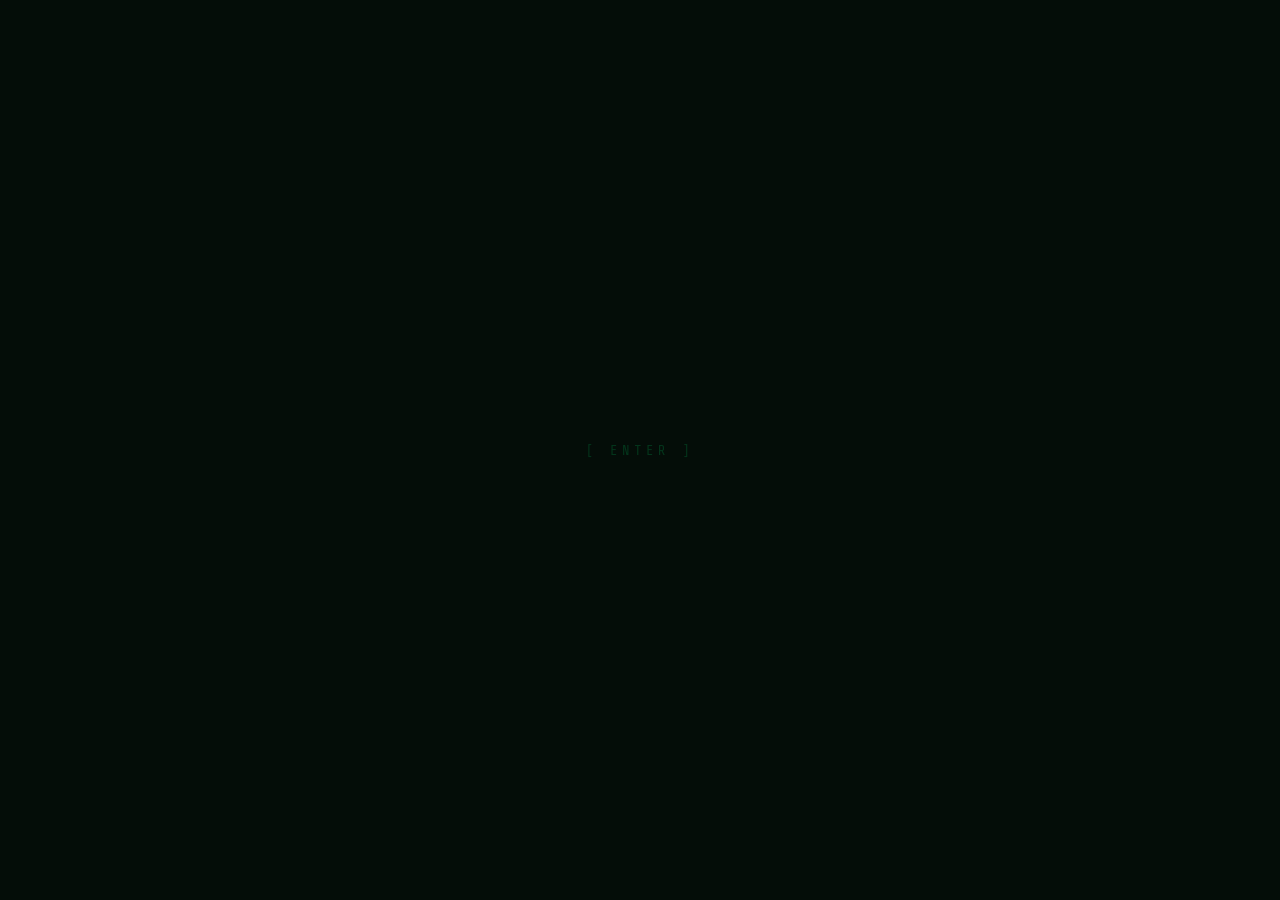
<file: index.html>
<!DOCTYPE html>
<html lang="en">
<head>
<meta charset="UTF-8"/>
<meta name="viewport" content="width=device-width, initial-scale=1.0"/>
<title>WELCOME, PILOT!</title>
<link href="https://fonts.googleapis.com/css2?family=Share+Tech+Mono&family=VT323&display=swap" rel="stylesheet"/>
<style>
/* =========БАЗОВЫЕ СТИЛИ========== */
*,*::before,*::after{box-sizing:border-box;margin:0;padding:0}

:root{
  --g:#00ff88;
  --g2:#00ffcc;
  --b:#00ccff;
  --b2:#0088ff;
  --dim:#00aa55;
  --dimmer:#005533;
  --bg:#040d08;
  --bg2:#071410;
  --panel:#081a10;
  --border:#00ff8844;
  --border2:#00ccff33;
  --red:#ff2244;
  --yellow:#ffcc00;
}

html{scroll-behavior:smooth}

body{
  background:var(--bg);
  color:var(--g);
  font-family:'Share Tech Mono',monospace;
  font-size:13px;
  overflow:hidden;
  cursor:crosshair;
  min-height:100vh;
  display:flex;
  align-items:center;
  justify-content:center;
}

/* SCANLINES overlay */
body::before{
  content:'';
  position:fixed;
  inset:0;
  z-index:9999;
  pointer-events:none;
  background:repeating-linear-gradient(
    to bottom,
    transparent 0px,
    transparent 2px,
    rgba(0,0,0,0.18) 2px,
    rgba(0,0,0,0.18) 4px
  );
}

/* CRT vignette */
body::after{
  content:'';
  position:fixed;
  inset:0;
  z-index:9998;
  pointer-events:none;
  background:radial-gradient(ellipse at center,transparent 55%,rgba(0,0,0,0.7) 100%);
}

/* NOISE texture */
.noise{
  position:fixed;
  inset:0;
  z-index:9997;
  pointer-events:none;
  opacity:0.03;
  background-image:url("data:image/svg+xml,%3Csvg viewBox='0 0 256 256' xmlns='http://www.w3.org/2000/svg'%3E%3Cfilter id='n'%3E%3CfeTurbulence type='fractalNoise' baseFrequency='0.9' numOctaves='4' stitchTiles='stitch'/%3E%3C/filter%3E%3Crect width='100%25' height='100%25' filter='url(%23n)'/%3E%3C/svg%3E");
  animation:noiseAnim 0.15s steps(1) infinite;
}

@keyframes noiseAnim{
  0%{transform:translate(0,0)}
  20%{transform:translate(-2px,1px)}
  40%{transform:translate(1px,-1px)}
  60%{transform:translate(-1px,2px)}
  80%{transform:translate(2px,-2px)}
  100%{transform:translate(0,0)}
}

/* ГЛИТЧ-АНИМАЦИИ */
@keyframes glitch1{
  0%,94%,100%{transform:none;opacity:1}
  95%{transform:translate(-3px,0) skewX(-2deg);opacity:0.8;color:var(--b)}
  97%{transform:translate(3px,0);color:var(--red)}
  99%{transform:translate(-1px,1px);opacity:0.9}
}

@keyframes glitch2{
  0%,89%,100%{transform:none;opacity:1}
  90%{transform:translate(4px,-2px);opacity:0.7}
  92%{transform:translate(-2px,1px);opacity:0.9}
  95%{transform:skewX(5deg) translate(2px);opacity:0.6}
  98%{transform:none}
}

@keyframes glitch3{
  0%,96%,100%{opacity:1;transform:none}
  97%{opacity:0.3;transform:translate(6px,0)}
  98%{opacity:0.8;transform:translate(-4px,0)}
  99%{opacity:0.5;transform:skewX(-4deg)}
}

@keyframes blink{0%,49%{opacity:1}50%,100%{opacity:0}}
@keyframes flicker{0%,100%{opacity:1}49%{opacity:1}50%{opacity:0.7}51%{opacity:1}88%{opacity:1}89%{opacity:0.4}90%{opacity:1}}
@keyframes textIn{from{opacity:0;letter-spacing:0.5em}to{opacity:1;letter-spacing:inherit}}

/* ========== ШЕСТЕРЁНКА (МЕНЬШЕГО РАЗМЕРА) ========== */
.boot-gear {
  position: absolute;
  top: 50%;
  left: 50%;
  transform: translate(-50%, -50%);
  width: 85px;
  height: 85px;
  z-index: 100;
  
  font-family: 'VT323', monospace;
  font-size: 85px;
  font-weight: bold;
  text-align: center;
  line-height: 1;
  display: flex;
  align-items: center;
  justify-content: center;
  
  background: linear-gradient(135deg, #00cc66 0%, #00ff88 25%, #00ccff 70%, #0088cc 100%);
  -webkit-background-clip: text;
  background-clip: text;
  color: transparent;
  
  text-shadow: 0 0 6px rgba(0, 255, 136, 0.4), 0 0 12px rgba(0, 204, 255, 0.25);
  filter: drop-shadow(0 0 4px rgba(0, 200, 100, 0.3));
  
  transition: none;
  
  /* Только появление, без вращения */
  opacity: 0;
  animation: gearAppear 0.8s ease forwards;
}

@keyframes gearAppear {
  0% { opacity: 0; transform: translate(-50%, -50%) scale(0.8); }
  100% { opacity: 1; transform: translate(-50%, -50%) scale(1); }
}

/* Класс для подъёма (добавляется через JS) */
.boot-gear.move-up {
  animation: gearMoveUp 0.8s ease forwards;
}

@keyframes gearMoveUp {
  0% { top: 50%; transform: translate(-50%, -50%); opacity: 1; }
  100% { top: 18%; transform: translate(-50%, -50%); opacity: 1; }
}

/* Отдельный класс для вращения (добавляется после подъёма) */
.boot-gear.spin {
  top: 18%;
  animation: bootRustyGearSpin 8s infinite cubic-bezier(0.8, 0.2, 0.2, 0.8);
}

/* Ржавый слой поверх */
.boot-gear::before {
  content: '⛭';
  position: absolute;
  top: 0;
  left: 0;
  width: 100%;
  height: 100%;
  font-family: 'VT323', monospace;
  font-size: 85px;
  font-weight: bold;
  text-align: center;
  line-height: 1;
  display: flex;
  align-items: center;
  justify-content: center;
  background: linear-gradient(135deg, #00cc66 0%, #00ff88 25%, #00ccff 70%, #0088cc 100%);
  -webkit-background-clip: text;
  background-clip: text;
  color: transparent;
  opacity: 0.25;
  filter: blur(0.8px);
  pointer-events: none;
  animation: bootRustOverlay 12s infinite;
}

/* Глитч-слой */
.boot-gear::after {
  content: '⛭';
  position: absolute;
  top: 0;
  left: 0;
  width: 100%;
  height: 100%;
  font-family: 'VT323', monospace;
  font-size: 85px;
  font-weight: bold;
  text-align: center;
  line-height: 1;
  display: flex;
  align-items: center;
  justify-content: center;
  background: linear-gradient(135deg, #00ffcc 0%, #00ff88 50%, #00ccff 100%);
  -webkit-background-clip: text;
  background-clip: text;
  color: transparent;
  opacity: 0;
  pointer-events: none;
  animation: bootGearGlitchOverlay 5s infinite;
}

/* ========== АНИМАЦИИ ДЛЯ ШЕСТЕРЁНКИ ========== */
@keyframes bootRustyGearSpin {
  0%, 10% { transform: translate(-50%, -50%) rotate(0deg); }
  12% { transform: translate(-50%, -50%) rotate(0deg); }
  14% { transform: translate(-50%, -50%) rotate(8deg); }
  16% { transform: translate(-50%, -50%) rotate(0deg); }
  18%, 22% { transform: translate(-50%, -50%) rotate(0deg); }
  24% { transform: translate(-50%, -50%) rotate(0deg); }
  26% { transform: translate(-50%, -50%) rotate(12deg); }
  28% { transform: translate(-50%, -50%) rotate(4deg); }
  30% { transform: translate(-50%, -50%) rotate(0deg); }
  32%, 40% { transform: translate(-50%, -50%) rotate(0deg); }
  42% { transform: translate(-50%, -50%) rotate(0deg); }
  44% { transform: translate(-50%, -50%) rotate(12deg); }
  46% { transform: translate(-50%, -50%) rotate(18deg); }
  48% { transform: translate(-50%, -50%) rotate(6deg); }
  50% { transform: translate(-50%, -50%) rotate(0deg); }
  52%, 70% { transform: translate(-50%, -50%) rotate(0deg); }
  72% { transform: translate(-50%, -50%) rotate(0deg); }
  74% { transform: translate(-50%, -50%) rotate(15deg); }
  76% { transform: translate(-50%, -50%) rotate(25deg); }
  78% { transform: translate(-50%, -50%) rotate(10deg); }
  80% { transform: translate(-50%, -50%) rotate(0deg); }
  82%, 90% { transform: translate(-50%, -50%) rotate(0deg); }
  92% { transform: translate(-50%, -50%) rotate(0deg); }
  94% { transform: translate(-50%, -50%) rotate(15deg); }
  96% { transform: translate(-50%, -50%) rotate(30deg); }
  98% { transform: translate(-50%, -50%) rotate(20deg); }
  100% { transform: translate(-50%, -50%) rotate(30deg); }
}

@keyframes bootRustOverlay {
  0%, 100% { opacity: 0.25; filter: blur(0.8px); }
  20% { opacity: 0.35; filter: blur(1px); }
  40% { opacity: 0.2; filter: blur(0.5px); }
  60% { opacity: 0.4; filter: blur(1.2px); }
  80% { opacity: 0.2; filter: blur(0.6px); }
}

@keyframes bootGearGlitchOverlay {
  0%, 100% { opacity: 0; transform: translateX(0); }
  8% { opacity: 0.5; transform: translateX(-1.5px); }
  9% { opacity: 0; transform: translateX(1.5px); }
  15% { opacity: 0; }
  22% { opacity: 0.4; transform: translateX(-1px); }
  23% { opacity: 0; transform: translateX(1px); }
  45% { opacity: 0; }
  68% { opacity: 0.3; transform: translateX(-0.5px); }
  69% { opacity: 0; transform: translateX(0.5px); }
  85% { opacity: 0; }
  92% { opacity: 0.5; transform: translateX(-2px); }
  93% { opacity: 0; transform: translateX(2px); }
}

.boot-gear.glitch-instant {
  animation: bootGearInstantGlitch 0.2s steps(3);
}

@keyframes bootGearInstantGlitch {
  0% { transform: translate(-50%, -50%) translateX(0) rotate(0deg); }
  25% { transform: translate(-50%, -50%) translateX(-4px) rotate(5deg); }
  50% { transform: translate(-50%, -50%) translateX(4px) rotate(-4deg); }
  75% { transform: translate(-50%, -50%) translateX(-2px) rotate(2deg); }
  100% { transform: translate(-50%, -50%) translateX(0) rotate(0deg); }
}

/* ========== ЛОГОТИП SOCA (появление с ТВ-помехами) ========== */
.boot-logo {
  position: absolute;
  top: 34%;
  left: 50%;
  transform: translate(-50%, -50%);
  z-index: 101;
  opacity: 0;
  visibility: hidden;
  text-align: center;
}

.boot-logo.show {
  visibility: visible;
  animation: tvStaticAppear 1.2s ease-out forwards;
}

/* ТЕЛЕВИЗИОННОЕ ПОЯВЛЕНИЕ - с помехами, рябью, сдвигами */
@keyframes tvStaticAppear {
  /* Начало - полная невидимость */
  0% { 
    opacity: 0; 
    transform: translate(-50%, -50%) scale(0.95);
    filter: blur(8px);
  }
  
  /* Первая вспышка (помеха) */
  5% { 
    opacity: 0.6; 
    transform: translate(-50%, -50%) scale(1.02) translateX(-4px);
    filter: blur(2px);
  }
  
  /* Пропадание */
  8% { 
    opacity: 0; 
    transform: translate(-50%, -50%) scale(0.98) translateX(3px);
  }
  
  /* Вторая вспышка */
  12% { 
    opacity: 0.8; 
    transform: translate(-50%, -50%) scale(1.01) translateX(2px);
    filter: blur(1px);
  }
  
  /* Рябь */
  15% { 
    opacity: 0.3; 
    transform: translate(-50%, -50%) translateY(-3px);
  }
  
  /* Мерцание */
  18% { 
    opacity: 0.9; 
    transform: translate(-50%, -50%) scale(1);
  }
  
  /* Горизонтальный сдвиг (развёртка) */
  22% { 
    opacity: 0.5; 
    transform: translate(-50%, -50%) skewX(5deg) translateX(-5px);
    filter: blur(0.5px);
  }
  
  25% { 
    opacity: 0.95; 
    transform: translate(-50%, -50%) skewX(-3deg) translateX(3px);
  }
  
  /* Ещё одна помеха */
  30% { 
    opacity: 0.4; 
    transform: translate(-50%, -50%) scale(0.97) translateY(2px);
    filter: blur(1px);
  }
  
  /* Почти стабилизировалась */
  35% { 
    opacity: 0.9; 
    transform: translate(-50%, -50%) scale(1);
  }
  
  /* Последний глитч */
  40% { 
    opacity: 0.6; 
    transform: translate(-50%, -50%) translateX(-2px);
  }
  
  45% { 
    opacity: 1; 
    transform: translate(-50%, -50%) translateX(0);
  }
  
  /* Финальная стабилизация */
  100% { 
    opacity: 1; 
    transform: translate(-50%, -50%) scale(1);
    filter: blur(0);
  }
}

@keyframes tvScanlines {
  0% { 
    opacity: 0;
    transform: translateY(-100%);
  }
  10% { 
    opacity: 1;
    transform: translateY(-80%);
  }
  30% { 
    opacity: 0.8;
    transform: translateY(-40%);
  }
  50% { 
    opacity: 0.5;
    transform: translateY(0%);
  }
  70% { 
    opacity: 0.3;
    transform: translateY(20%);
  }
  100% { 
    opacity: 0;
    transform: translateY(100%);
    display: none;
  }
}

@keyframes tvSweep {
  0% { 
    top: -10%;
    opacity: 0;
  }
  20% { 
    top: 20%;
    opacity: 0.8;
  }
  40% { 
    top: 50%;
    opacity: 0.6;
  }
  60% { 
    top: 70%;
    opacity: 0.4;
  }
  80% { 
    top: 90%;
    opacity: 0.2;
  }
  100% { 
    top: 110%;
    opacity: 0;
  }
}

.soca-logo-text {
  font-family: 'VT323', monospace;
  font-size: clamp(80px, 13vw, 140px);
  line-height: 0.9;
  letter-spacing: 0.05em;
  filter: drop-shadow(0 0 20px rgba(0,204,255,0.5)) drop-shadow(0 0 40px rgba(0,255,136,0.3));
  animation: glitch2 4s infinite;
  position: relative;
  z-index: 2;
  display: flex;
  justify-content: center;
}

.soca-skew {
  display: inline-block;
  transform: skewX(-12deg) rotate(1deg);
  background: linear-gradient(135deg, var(--g) 0%, var(--g) 30%, var(--b) 70%, var(--b) 100%);
  -webkit-background-clip: text;
  background-clip: text;
  color: transparent;
  font-weight: 800;
  -webkit-text-stroke: 1.5px rgba(0, 255, 136, 0.3);
  text-shadow: 2px 2px 4px rgba(0, 0, 0, 0.3);
}

/* ШАХМАТНЫЙ ПАТТЕРН - тоже появляется с помехами */
.racing-flag-behind {
  position: absolute;
  top: 50%;
  left: 50%;
  transform: translate(-50%, -50%);
  width: 100%;
  height: 50%;
  min-width: 320px;
  max-width: 500px;
  
  background-image: 
    linear-gradient(45deg, rgba(0, 255, 136, 0.45) 25%, transparent 25%), 
    linear-gradient(-45deg, rgba(0, 255, 136, 0.45) 25%, transparent 25%),
    linear-gradient(45deg, transparent 75%, rgba(0, 204, 255, 0.45) 75%),
    linear-gradient(-45deg, transparent 75%, rgba(0, 204, 255, 0.45) 75%);
  
  background-size: 28px 28px;
  background-position: 0 0, 0 14px, 14px -14px, -14px 0px;
  
  animation: racingFlagBehind 25s linear infinite;
  
  mask-image: radial-gradient(ellipse at center, black 55%, transparent 90%);
  -webkit-mask-image: radial-gradient(ellipse at center, black 55%, transparent 90%);
  
  z-index: 0;
  opacity: 0;
  pointer-events: none;
}

/* Паттерн появляется с задержкой и глитчем */
.boot-logo.show .racing-flag-behind {
  animation: flagFlicker 0.8s ease-out forwards, racingFlagBehind 25s linear infinite, flagGlitchMove 4s infinite;
}

@keyframes flagFlicker {
  0% { opacity: 0; transform: translate(-50%, -50%) scale(0.9); }
  10% { opacity: 0.5; transform: translate(-50%, -50%) scale(1.05) translateX(-3px); }
  20% { opacity: 0; transform: translate(-50%, -50%) scale(0.95) translateX(3px); }
  30% { opacity: 0.6; transform: translate(-50%, -50%) scale(1.02) translateX(-1px); }
  45% { opacity: 0.2; transform: translate(-50%, -50%); }
  60% { opacity: 0.8; transform: translate(-50%, -50%) scale(1); }
  80% { opacity: 0.5; transform: translate(-50%, -50%) skewX(2deg); }
  100% { opacity: 0.85; transform: translate(-50%, -50%); }
}

@keyframes racingFlagBehind {
  from {
    background-position: 0 0, 0 14px, 14px -14px, -14px 0px;
  }
  to {
    background-position: 56px 56px, 56px 70px, 70px 42px, 42px 56px;
  }
}

@keyframes flagGlitchMove {
  0%, 100% { transform: translate(-50%, -50%) translateX(0); opacity: 0.85; }
  22% { transform: translate(-50%, -50%) translateX(-1px); opacity: 0.95; }
  44% { transform: translate(-50%, -50%) translateX(1px); opacity: 0.75; }
  66% { transform: translate(-50%, -50%) translateX(0); opacity: 0.9; }
  88% { transform: translate(-50%, -50%) translateX(0.5px); opacity: 0.85; }
}

/* Подзаголовок - тоже появляется с помехами */
.boot-subtitle {
  font-size: 12px;
  letter-spacing: 0.22em;
  color: var(--b);
  margin-top: 16px;
  animation: glitch3 7s 0.5s infinite;
  position: relative;
  z-index: 2;
  opacity: 0;
}

.boot-logo.show .boot-subtitle {
  animation: subtitleFlicker 0.5s ease-out 0.4s forwards, glitch3 7s 0.5s infinite;
}

@keyframes subtitleFlicker {
  0% { opacity: 0; transform: translateY(5px); filter: blur(2px); }
  20% { opacity: 0.4; transform: translateY(-2px); filter: blur(0.5px); }
  40% { opacity: 0.8; transform: translateY(1px); }
  60% { opacity: 0.3; transform: translateY(-1px); filter: blur(1px); }
  80% { opacity: 0.9; transform: translateY(0); }
  100% { opacity: 1; transform: translateY(0); filter: blur(0); }
}

.boot-subtitle .corrupt {
  color: var(--dimmer);
  filter: blur(0.5px);
  animation: glitch1 3s 1s infinite;
}

.boot-subtitle .corrupt {
  color: var(--dimmer);
  filter: blur(0.5px);
  animation: glitch1 3s 1s infinite;
}

.boot-subtitle .corrupt {
  color: var(--dimmer);
  filter: blur(0.5px);
  animation: glitch1 3s 1s infinite;
}

/* Текст под шестерёнкой (начальный) */
.boot-text {
  position: absolute;
  bottom: 80px;
  left: 0;
  right: 0;
  text-align: center;
  font-family: 'Share Tech Mono', monospace;
  font-size: 11px;
  letter-spacing: 3px;
  color: var(--dim);
  animation: flicker 3s infinite;
  z-index: 100;
  opacity: 0;
  animation: textFadeIn 0.5s ease 0.5s forwards, flicker 3s infinite;
}

@keyframes textFadeIn {
  from { opacity: 0; }
  to { opacity: 1; }
}

.boot-text .cursor {
  display: inline-block;
  width: 8px;
  height: 12px;
  background: var(--g);
  vertical-align: middle;
  animation: blink 1s infinite;
  margin-left: 4px;
}

/* Версия внизу */
.boot-version {
  position: absolute;
  bottom: 16px;
  right: 20px;
  font-size: 9px;
  color: var(--dimmer);
  letter-spacing: 1px;
  z-index: 100;
  opacity: 0;
  animation: textFadeIn 0.5s ease 1s forwards, glitch3 8s infinite;
}

/* Контейнер */
.boot-container {
  display: flex;
  flex-direction: column;
  align-items: center;
  justify-content: center;
  min-height: 100vh;
  width: 100%;
  position: relative;
}

/* ========== АНИМАЦИИ ДЛЯ ШЕСТЕРЁНКИ ========== */
@keyframes bootRustyGearSpin {
  0%, 10% { transform: translate(-50%, -50%) rotate(0deg); }
  12% { transform: translate(-50%, -50%) rotate(0deg); }
  14% { transform: translate(-50%, -50%) rotate(8deg); }
  16% { transform: translate(-50%, -50%) rotate(0deg); }
  18%, 22% { transform: translate(-50%, -50%) rotate(0deg); }
  24% { transform: translate(-50%, -50%) rotate(0deg); }
  26% { transform: translate(-50%, -50%) rotate(12deg); }
  28% { transform: translate(-50%, -50%) rotate(4deg); }
  30% { transform: translate(-50%, -50%) rotate(0deg); }
  32%, 40% { transform: translate(-50%, -50%) rotate(0deg); }
  42% { transform: translate(-50%, -50%) rotate(0deg); }
  44% { transform: translate(-50%, -50%) rotate(12deg); }
  46% { transform: translate(-50%, -50%) rotate(18deg); }
  48% { transform: translate(-50%, -50%) rotate(6deg); }
  50% { transform: translate(-50%, -50%) rotate(0deg); }
  52%, 70% { transform: translate(-50%, -50%) rotate(0deg); }
  72% { transform: translate(-50%, -50%) rotate(0deg); }
  74% { transform: translate(-50%, -50%) rotate(15deg); }
  76% { transform: translate(-50%, -50%) rotate(25deg); }
  78% { transform: translate(-50%, -50%) rotate(10deg); }
  80% { transform: translate(-50%, -50%) rotate(0deg); }
  82%, 90% { transform: translate(-50%, -50%) rotate(0deg); }
  92% { transform: translate(-50%, -50%) rotate(0deg); }
  94% { transform: translate(-50%, -50%) rotate(15deg); }
  96% { transform: translate(-50%, -50%) rotate(30deg); }
  98% { transform: translate(-50%, -50%) rotate(20deg); }
  100% { transform: translate(-50%, -50%) rotate(30deg); }
}

@keyframes bootRustOverlay {
  0%, 100% { opacity: 0.25; filter: blur(0.8px); }
  20% { opacity: 0.35; filter: blur(1px); }
  40% { opacity: 0.2; filter: blur(0.5px); }
  60% { opacity: 0.4; filter: blur(1.2px); }
  80% { opacity: 0.2; filter: blur(0.6px); }
}

@keyframes bootGearGlitchOverlay {
  0%, 100% { opacity: 0; transform: translateX(0); }
  8% { opacity: 0.5; transform: translateX(-1.5px); }
  9% { opacity: 0; transform: translateX(1.5px); }
  15% { opacity: 0; }
  22% { opacity: 0.4; transform: translateX(-1px); }
  23% { opacity: 0; transform: translateX(1px); }
  45% { opacity: 0; }
  68% { opacity: 0.3; transform: translateX(-0.5px); }
  69% { opacity: 0; transform: translateX(0.5px); }
  85% { opacity: 0; }
  92% { opacity: 0.5; transform: translateX(-2px); }
  93% { opacity: 0; transform: translateX(2px); }
}

.boot-gear.glitch-instant {
  animation: bootGearInstantGlitch 0.2s steps(3);
}

@keyframes bootGearInstantGlitch {
  0% { transform: translate(-50%, -50%) translateX(0) rotate(0deg); }
  25% { transform: translate(-50%, -50%) translateX(-4px) rotate(5deg); }
  50% { transform: translate(-50%, -50%) translateX(4px) rotate(-4deg); }
  75% { transform: translate(-50%, -50%) translateX(-2px) rotate(2deg); }
  100% { transform: translate(-50%, -50%) translateX(0) rotate(0deg); }
}

/* ПРОМПТ ПАРОЛЯ */
.boot-prompt {
  position: absolute;
  top: 58%;
  left: 50%;
  transform: translate(-50%, -50%);
  z-index: 102;
  text-align: center;
  width: 260px;
}

.boot-field { margin-bottom: 14px; }
.boot-q {
  margin-top: 8px;
  font-size: 10px;
  color: var(--dimmer);
  letter-spacing: 0.12em;
  text-align: center;
}
#bootPassword,
#bootPilot {
  background: rgba(0, 0, 0, 0.5);
  border: 1px solid rgba(0, 255, 136, 0.25);
  color: var(--dim);
  font-family: 'Share Tech Mono', monospace;
  font-size: 16px;
  letter-spacing: 2px;
  padding: 8px 14px;
  width: 100%;
  text-align: center;
  outline: none;
  transition: all 0.2s;
}

#bootPassword:focus, #bootPilot:focus {
  border-color: rgba(0, 255, 136, 0.5);
  color: var(--g);
}

#bootPassword::placeholder, #bootPilot::placeholder {
  color: rgba(0, 170, 85, 0.4);
  font-size: 11px;
  letter-spacing: 1px;
}

/* ===== АВТОЗАПОЛНЕНИЕ: браузер красит поле в белое - не даём ===== */
#bootPassword:-webkit-autofill,
#bootPassword:-webkit-autofill:hover,
#bootPassword:-webkit-autofill:focus,
#bootPassword:-webkit-autofill:active,
#bootPilot:-webkit-autofill,
#bootPilot:-webkit-autofill:hover,
#bootPilot:-webkit-autofill:focus,
#bootPilot:-webkit-autofill:active {
  -webkit-text-fill-color: var(--g) !important;
  caret-color: var(--g);
  /* фон заливаем ВНУТРЕННЕЙ ТЕНЬЮ: background браузер перебивает, тень — нет */
  -webkit-box-shadow: 0 0 0 1000px rgba(0, 0, 0, 0.5) inset !important;
          box-shadow: 0 0 0 1000px rgba(0, 0, 0, 0.5) inset !important;
  border: 1px solid rgba(0, 255, 136, 0.5) !important;
  font-family: 'Share Tech Mono', monospace !important;
  font-size: 16px !important;
  letter-spacing: 2px !important;
  /* убивает жёлто-белую вспышку в момент подстановки */
  transition: background-color 9999s ease-in-out 0s !important;
}

/* Firefox / современный стандарт */
#bootPassword:autofill,
#bootPilot:autofill {
  -webkit-text-fill-color: var(--g) !important;
  color: var(--g) !important;
  background-color: rgba(0, 0, 0, 0.5) !important;
  filter: none !important;
}

#promptMessage {
  margin-top: 10px;
  font-size: 10px;
  color: var(--red);
  letter-spacing: 1px;
  min-height: 18px;
  opacity: 0.8;
}

/* БОЛЬШИЕ ПАНЕЛИ ЗАГРУЗКИ (ПОД SOCA, ПО ЦЕНТРУ) */
.boot-panels {
  position: absolute;
  top: 58%;
  left: 50%;
  transform: translate(-50%, -50%);
  width: 760px;
  max-width: 85vw;
  display: grid;
  grid-template-columns: 1fr 1fr;
  gap: 20px;
  z-index: 103;
  opacity: 0;
  visibility: hidden;
  transition: opacity 0.3s ease;
}

.boot-panels.active {
  opacity: 1;
  visibility: visible;
}

.boot-panel {
  border: 1px solid var(--border);
  background: var(--panel);
  padding: 18px 16px;
  position: relative;
  min-height: 200px;
}

.boot-panel::before {
  content: '';
  position: absolute;
  left: 0;
  top: 0;
  width: 100%;
  height: 1px;
  background: linear-gradient(90deg, transparent, var(--g2), transparent);
  animation: panelScan 3s linear infinite;
}

@keyframes panelScan {
  from { transform: translateX(-100%); }
  to { transform: translateX(100%); }
}

.panel-title {
  color: var(--b);
  font-size: 11px;
  letter-spacing: 0.18em;
  margin-bottom: 16px;
  padding-bottom: 6px;
  border-bottom: 1px solid rgba(0, 255, 136, 0.2);
}

.panel-lines {
  display: flex;
  flex-direction: column;
  gap: 8px;
}

.panel-line {
  font-size: 11px;
  letter-spacing: 0.08em;
  color: var(--dim);
  opacity: 0;
  animation: lineFadeIn 0.3s forwards;
  padding: 2px 0;
}

.panel-line.ok { color: var(--g); }
.panel-line.warn { color: var(--yellow); }
.panel-line.err { color: var(--red); }
.panel-line.soca { color: var(--b); }

@keyframes lineFadeIn {
  from { opacity: 0; transform: translateX(-10px); }
  to { opacity: 1; transform: translateX(0); }
}

/* ПРОГРЕСС-БАР (КАК В MISSION CONTROL) */
.boot-progress-area {
  position: absolute;
  bottom: 100px;
  left: 50%;
  transform: translateX(-50%);
  width: 500px;
  max-width: 70vw;
  z-index: 103;
  opacity: 0;
  visibility: hidden;
  transition: opacity 0.3s ease;
}

.boot-progress-area.active {
  opacity: 1;
  visibility: visible;
}

.progress-header {
  display: flex;
  justify-content: space-between;
  font-size: 10px;
  letter-spacing: 0.12em;
  margin-bottom: 6px;
  color: var(--dim);
}

.progress-bar-big {
  height: 10px;
  background: rgba(0, 255, 136, 0.1);
  border: 1px solid var(--border);
  overflow: hidden;
}

.progress-fill-big {
  height: 100%;
  width: 0%;
  background: repeating-linear-gradient(-45deg, var(--g), var(--g) 8px, var(--dim) 8px, var(--dim) 16px);
  background-size: 22px 100%;
  box-shadow: 0 0 8px var(--g);
  animation: pmove 0.5s linear infinite;
  transition: width 0.1s linear;
}

@keyframes pmove {
  from { background-position: 0 0; }
  to { background-position: 22px 0; }
}

/* ГЛОБАЛЬНЫЙ ТВ-ЭФФЕКТ (периодический) */
.boot-container {
  position: relative;
  overflow: hidden;
}

/* Строки развёртки (scanlines) - ч/б, без цветных полосок */
@keyframes globalScanlines {
  0% { opacity: 0; transform: translateY(-100%); }
  10% { opacity: 0.6; transform: translateY(-70%); }
  30% { opacity: 0.4; transform: translateY(-30%); }
  50% { opacity: 0.3; transform: translateY(0%); }
  70% { opacity: 0.15; transform: translateY(30%); }
  100% { opacity: 0; transform: translateY(100%); }
}

/* Горизонтальная полоса (sweep) */
@keyframes globalSweep {
  0% { top: -10%; opacity: 0; }
  20% { top: 20%; opacity: 0.4; }
  40% { top: 50%; opacity: 0.25; }
  60% { top: 70%; opacity: 0.15; }
  80% { top: 90%; opacity: 0.08; }
  100% { top: 110%; opacity: 0; }
}

/* Класс для активации эффекта */
.boot-container.scan-active::before {
  content: '';
  position: absolute;
  top: -20%;
  left: 0;
  width: 100%;
  height: 140%;
  background: repeating-linear-gradient(
    0deg,
    rgba(0, 0, 0, 0.4) 0px,
    rgba(0, 0, 0, 0.4) 2px,
    transparent 2px,
    transparent 8px
  );
  pointer-events: none;
  z-index: 150;
  animation: globalScanlines 1s ease-out forwards;
}

.boot-container.scan-active::after {
  content: '';
  position: absolute;
  top: -10%;
  left: -10%;
  width: 120%;
  height: 8px;
  background: rgba(43, 135, 77, 0.27);
  filter: blur(2px);
  pointer-events: none;
  z-index: 151;
  animation: globalSweep 1s ease-out forwards;
}

/* ========== ДОПОЛНИТЕЛЬНЫЕ ГЛИТЧ-ЭФФЕКТЫ ДЛЯ BOOT ========== */

/* Резкое дерганье всего контейнера */
@keyframes bootShake {
  0%, 100% { transform: translateX(0); }
  20% { transform: translateX(-4px); }
  40% { transform: translateX(3px); }
  60% { transform: translateX(-2px); }
  80% { transform: translateX(2px); }
}

.boot-container.glitch-shake {
  animation: bootShake 0.15s ease-in-out;
}

/* Искажение фона (скос) */
@keyframes bootSkew {
  0%, 100% { transform: skewX(0deg); }
  25% { transform: skewX(3deg); }
  50% { transform: skewX(-2deg); }
  75% { transform: skewX(1deg); }
}

.boot-container.glitch-skew {
  animation: bootSkew 0.2s ease-in-out;
}

/* Красная вспышка на весь экран */
@keyframes bootRedFlash {
  0%, 100% { background: transparent; }
  50% { background: rgba(255, 34, 68, 0.15); box-shadow: inset 0 0 50px rgba(255, 34, 68, 0.2); }
}

.boot-container.red-flash {
  animation: bootRedFlash 0.25s ease-out;
}

/* Размытие всего экрана */
@keyframes bootBlur {
  0%, 100% { filter: blur(0); }
  50% { filter: blur(2px); }
}

.boot-container.glitch-blur {
  animation: bootBlur 0.2s ease-out;
}

/* Горизонтальный сдвиг (как при плохом сигнале) */
@keyframes bootHorizontalShift {
  0%, 100% { transform: translateX(0); }
  20% { transform: translateX(-6px); }
  40% { transform: translateX(5px); }
  60% { transform: translateX(-3px); }
  80% { transform: translateX(3px); }
}

.boot-container.horizontal-shift {
  animation: bootHorizontalShift 0.12s linear;
}

/* Эффект "полос" поверх всего */
.boot-container.glitch-lines::before {
  content: '';
  position: absolute;
  inset: 0;
  background: repeating-linear-gradient(
    0deg,
    transparent,
    transparent 3px,
    rgba(0, 0, 0, 0.3) 3px,
    rgba(0, 0, 0, 0.3) 4px
  );
  pointer-events: none;
  z-index: 200;
  animation: glitchLinesFade 0.2s ease-out forwards;
}

@keyframes glitchLinesFade {
  0% { opacity: 0; }
  20% { opacity: 1; }
  100% { opacity: 0; }
}

/* Класс для текста  */
.glitch-text-red {
  animation: textRedGlitch 0.15s 2;
}

@keyframes textRedGlitch {
  0%, 100% { color: inherit; text-shadow: none; }
  50% { color: var(--red); text-shadow: 0 0 8px var(--red); }
}

/* Класс для текста - размытие */
.glitch-text-blur {
  animation: textBlurGlitch 0.2s ease-out;
}

@keyframes textBlurGlitch {
  0%, 100% { filter: blur(0); }
  50% { filter: blur(1.5px); }
}

/* Класс для текста - сдвиг */
.glitch-text-shift {
  animation: textShiftGlitch 0.1s 2;
}

@keyframes textShiftGlitch {
  0%, 100% { transform: translateX(0); }
  25% { transform: translateX(-3px); }
  75% { transform: translateX(3px); }
}
/* ЭКРАН ОЖИДАНИЯ*/
.boot-wait {
  position: fixed;
  inset: 0;
  background: var(--bg);
  z-index: 10000;
  display: flex;
  align-items: center;
  justify-content: center;
  cursor: pointer;
  transition: opacity 0.5s ease;
}

.wait-text {
  font-family: 'Share Tech Mono', monospace;
  font-size: 14px;
  letter-spacing: 4px;
  color: rgba(0, 170, 85, 0.25);
  text-transform: uppercase;
  animation: waitBlink 2s ease-in-out infinite;
}

@keyframes waitBlink {
  0%, 100% { opacity: 0.2; letter-spacing: 4px; }
  50% { opacity: 0.6; letter-spacing: 6px; }
}

</style>
</head>
<body>

  <!-- ЭКРАН ОЖИДАНИЯ (нажмите любую клавишу) -->
<div class="boot-wait" id="bootWait">
  <div class="wait-text">[ enter ]</div>
</div>

<div class="noise"></div>

<div class="boot-container">
  <!-- ШЕСТЕРЁНКА -->
  <div class="boot-gear" id="bootGear">⛭</div>

<!-- ПРОМПТ ВХОДА: сначала корабль, потом пилот -->
<div class="boot-prompt" id="bootPrompt" style="display:none">

  <!-- ШАГ 1: корабль -->
  <div class="boot-field" id="bootFieldShip">
    <input type="text" id="bootPassword" placeholder="> ENTER DESIGNATION" autocomplete="off" autocapitalize="off" spellcheck="false">
    <div class="boot-q">// Which vessel are you addressing?</div>
  </div>

  <!-- ШАГ 2: пилот (появляется после верного корабля) -->
  <div class="boot-field" id="bootFieldPilot" style="display:none">
    <input type="text" id="bootPilot" placeholder="> IDENTIFY" autocomplete="off" autocapitalize="off" spellcheck="false">
    <div class="boot-q">// Whose account is this?</div>
  </div>

  <div id="promptMessage"></div>
</div>
  
  <!-- ЛОГОТИП SOCA (появляется после подъёма шестерёнки) -->
  <div class="boot-logo" id="bootLogo">
    <div class="racing-flag-behind"></div>
    <div class="soca-logo-text">
      <span class="soca-skew">SOCA</span>
    </div>
    <div class="boot-subtitle">
      <span>SYSTEM OPERATOR OF CELESTIAL ASSETS</span>
      <span class="corrupt"> // v0.9.██</span>
    </div>
  </div>
  
  <!-- ТЕКСТ ПОД ШЕСТЕРЁНКОЙ -->
  <div class="boot-text">
    <span>BOOT SEQUENCE INITIALIZED</span>
    <span class="cursor"></span>
  </div>
  
  <!-- ВЕРСИЯ ВНИЗУ -->
  <div class="boot-version">
    SOCA v0.9.██ // BOOTLOADER v1.0
  </div>

<script>

// ========== ПАРОЛЬ И ЗАГРУЗКА (БОЛЬШИЕ БЛОКИ) ==========
const promptDiv = document.getElementById('bootPrompt');
const passInput = document.getElementById('bootPassword');
const msgDiv = document.getElementById('promptMessage');
const CORRECT_PW = 'Pandemonium-04';

// Создаём два больших блока
const panelsDiv = document.createElement('div');
panelsDiv.className = 'boot-panels';
panelsDiv.innerHTML = `
  <div class="boot-panel">
    <div class="panel-title">// CORE INITIALIZATION</div>
    <div class="panel-lines" id="panelLinesLeft"></div>
  </div>
  <div class="boot-panel">
    <div class="panel-title">// PILOT LINK</div>
    <div class="panel-lines" id="panelLinesRight"></div>
  </div>
`;
document.querySelector('.boot-container').appendChild(panelsDiv);

// Прогресс-бар
const progressArea = document.createElement('div');
progressArea.className = 'boot-progress-area';
progressArea.innerHTML = `
  <div class="progress-header">
    <span>BOOT PROGRESS</span>
    <span id="bootProgressPercent">0%</span>
  </div>
  <div class="progress-bar-big"><div class="progress-fill-big" id="bootProgressFill"></div></div>
`;
document.querySelector('.boot-container').appendChild(progressArea);

// Данные для левой панели (как в Mission Control)
const leftLines = [
  { msg: '[ OK ] Navigation Core Attached', type: 'ok', delay: 0.2 },
  { msg: '[ OK ] Telemetry Stream Online', type: 'ok', delay: 0.6 },
  { msg: '[WARN] Shield Matrix Desync — 63%', type: 'warn', delay: 1.0 },
  { msg: '[ERR ] CORE_03 HEARTBEAT LOST', type: 'err', delay: 1.4 },
  { msg: '[ OK ] Neural HUD Connected', type: 'ok', delay: 1.8 },
  { msg: '[WARN] Memory Sector 7 — LEAK', type: 'warn', delay: 2.2 },
  { msg: '[ OK ] Life Support — NOMINAL', type: 'ok', delay: 2.6 }
];

// Данные для правой панели
const rightLines = [
  { msg: 'CALLSIGN: pilot 01 // Koko', type: 'ok', delay: 0.3 },
  { msg: 'CLEARANCE: Ω — MAXIMUM', type: 'ok', delay: 0.7 },
  { msg: 'STRESS LEVEL: MED ↑', type: 'warn', delay: 1.1 },
  { msg: 'HEART RATE: 113 bpm', type: 'ok', delay: 1.5 },
  { msg: 'O2 SATURATION: 94%', type: 'ok', delay: 1.9 },
  { msg: 'BIOMETRIC DESYNC // IGNORE?', type: 'err', delay: 2.3 },
  { msg: 'SOCA: "Welcome back, Pilot."', type: 'soca', delay: 2.7 }
];

function addPanelLine(containerId, msg, type, delayMs) {
  const container = document.getElementById(containerId);
  if (!container) return;
  setTimeout(() => {
    const line = document.createElement('div');
    line.className = `panel-line ${type}`;
    line.innerHTML = `> ${msg}`;
    container.appendChild(line);
    line.scrollIntoView({ behavior: 'smooth', block: 'nearest' });
  }, delayMs);
}

function startLoadingPanels() {
  panelsDiv.classList.add('active');
  progressArea.classList.add('active');
  
  // Добавляем строки в панели
  leftLines.forEach(line => {
    addPanelLine('panelLinesLeft', line.msg, line.type, line.delay * 1000);
  });
  rightLines.forEach(line => {
    addPanelLine('panelLinesRight', line.msg, line.type, line.delay * 1000);
  });
  
  // Прогресс-бар (как в Mission Control)
  let progress = 0;
  const totalDuration = 7000;
  const intervalTime = 50;
  const step = (intervalTime / totalDuration) * 100;
  
  const progressInterval = setInterval(() => {
    progress += step;
    if (progress >= 100) {
      progress = 100;
      clearInterval(progressInterval);
      const fill = document.getElementById('bootProgressFill');
      const percentSpan = document.getElementById('bootProgressPercent');
      if (fill) fill.style.width = '100%';
      if (percentSpan) percentSpan.textContent = '100%';
      
      setTimeout(() => {
        window.location.href = 'soca.html';
      }, 800);
    }
    const fill = document.getElementById('bootProgressFill');
    const percentSpan = document.getElementById('bootProgressPercent');
    if (fill) fill.style.width = progress + '%';
    if (percentSpan) percentSpan.textContent = Math.floor(progress) + '%';
  }, intervalTime);
}

//=== ШАГ 1: КОРАБЛЬ ===
const pilotField = document.getElementById('bootFieldPilot');
const pilotInput = document.getElementById('bootPilot');

// имена Коко: полное Кокоро + любые сокращения
const PILOT_NAMES = ['кокоро', 'kokoro', 'коко', 'koko'];
const norm = s => s.toLowerCase().replace(/[-_\s]/g, '');

passInput.addEventListener('keypress', (e) => {
  if (e.key !== 'Enter') return;
  const val = passInput.value.trim();
  const n = norm(val);

  if (n.includes('pandemonium') || n.includes('пандемониум')) {
    msgDiv.style.color = 'var(--g)';
    msgDiv.innerHTML = '✓ VESSEL CONFIRMED: PANDEMONIUM-04';
    passInput.disabled = true;
    // открываем шаг 2
    setTimeout(() => {
      msgDiv.innerHTML = '';
      pilotField.style.display = '';
      pilotInput.focus();
    }, 700);
  } else {
    let denyMsg = '✕ UNKNOWN VESSEL';
    const v = val.toLowerCase().trim();
    if (v.includes('альфа') || v.includes('alpha'))        denyMsg = '✕ ALPHA IS NOT ON THIS NETWORK.';
    else if (v.includes('клавдия') || v.includes('klavdia') || v.includes('claudia')) denyMsg = '✕ CLAUDIA IS NOT A VESSEL.';
    msgDiv.style.color = '';
    msgDiv.innerHTML = denyMsg;
    passInput.style.animation = 'glitch1 0.2s';
    passInput.value = '';
    setTimeout(() => { passInput.style.animation = ''; msgDiv.innerHTML = ''; }, 1000);
    passInput.focus();
  }
});

// === ШАГ 2: ПИЛОТ ===
pilotInput.addEventListener('keypress', (e) => {
  if (e.key !== 'Enter') return;
  const val = pilotInput.value.trim();
  const n = norm(val);

  if (PILOT_NAMES.some(name => n === name)) {
    msgDiv.style.color = 'var(--g)';
    msgDiv.innerHTML = '✓ ACCESS GRANTED — WELCOME BACK, KOKO';
    pilotInput.disabled = true;
    setTimeout(() => {
      promptDiv.style.display = 'none';
      startLoadingPanels();
    }, 900);
  } else {
    let denyMsg = '✕ ACCESS DENIED';
    const v = val.toLowerCase().trim();
    // остальные двое пилотов - не владельцы этого аккаунта
    if (v.includes('альфа') || v.includes('alpha'))         denyMsg = '✕ THIS IS NOT ALPHA\'S ACCOUNT.';
    else if (v.includes('клавдия') || v.includes('klavdia') || v.includes('claudia')) denyMsg = '✕ THIS IS NOT CLAUDIA\'S ACCOUNT.';
    else if (v.includes('сока') || v.includes('soca'))      denyMsg = '✕ I AM THE SYSTEM. NOT THE PILOT.';
    msgDiv.style.color = '';
    msgDiv.innerHTML = denyMsg;
    pilotInput.style.animation = 'glitch1 0.2s';
    pilotInput.value = '';
    setTimeout(() => { pilotInput.style.animation = ''; msgDiv.innerHTML = ''; }, 1000);
    pilotInput.focus();
  }
});

// ========== ГЛИТЧИ ДЛЯ BOOT-ЭКРАНА ==========
const bootContainer = document.querySelector('.boot-container');
const bootLogo = document.querySelector('.boot-logo');
const bootText = document.querySelector('.boot-text span:first-child');
const bootVersion = document.querySelector('.boot-version');
const gearElement = document.querySelector('.boot-gear');

// Случайный глитч на весь контейнер
function randomContainerGlitch() {
  if (!bootContainer) return;
  
  const glitches = ['glitch-shake', 'glitch-skew', 'red-flash', 'glitch-blur', 'horizontal-shift'];
  const randomGlitch = glitches[Math.floor(Math.random() * glitches.length)];
  
  bootContainer.classList.add(randomGlitch);
  setTimeout(() => {
    bootContainer.classList.remove(randomGlitch);
  }, 200);
}

// Глитч линий поверх экрана
function glitchLines() {
  if (!bootContainer) return;
  bootContainer.classList.add('glitch-lines');
  setTimeout(() => {
    bootContainer.classList.remove('glitch-lines');
  }, 250);
}

// Глитч текста (красный, размытие, сдвиг)
function glitchText() {
  const elements = [bootLogo, bootText, bootVersion];
  elements.forEach(el => {
    if (!el) return;
    const glitchType = Math.random();
    if (glitchType < 0.33) {
      el.classList.add('glitch-text-red');
      setTimeout(() => el.classList.remove('glitch-text-red'), 200);
    } else if (glitchType < 0.66) {
      el.classList.add('glitch-text-blur');
      setTimeout(() => el.classList.remove('glitch-text-blur'), 200);
    } else {
      el.classList.add('glitch-text-shift');
      setTimeout(() => el.classList.remove('glitch-text-shift'), 200);
    }
  });
}

// Глитч шестерёнки (дополнительно)
function glitchGear() {
  if (!gearElement) return;
  // Не трогаем animation - просто добавляем класс глитча поверх
  gearElement.classList.add('glitch-instant');
  setTimeout(() => {
    gearElement.classList.remove('glitch-instant');
  }, 200);
}

// Запускаем случайные глитчи
setInterval(() => {
  if (Math.random() < 0.3) {
    randomContainerGlitch();
  }
}, 4000);

setInterval(() => {
  if (Math.random() < 0.25) {
    glitchLines();
  }
}, 7000);

setInterval(() => {
  if (Math.random() < 0.35) {
    glitchText();
  }
}, 5000);

setInterval(() => {
  if (Math.random() < 0.2) {
    glitchGear();
  }
}, 8000);

// Резкое дерганье фона (редко, но сильно)
setInterval(() => {
  if (Math.random() < 0.1) {
    document.body.style.transform = `translateX(${(Math.random() - 0.5) * 8}px) skewX(${(Math.random() - 0.5) * 2}deg)`;
    setTimeout(() => {
      document.body.style.transform = '';
    }, 100);
  }
}, 5000);

// Красная вспышка фона (редко)
setInterval(() => {
  if (Math.random() < 0.08) {
    document.body.classList.add('boot-red-bg-flash');
    setTimeout(() => {
      document.body.classList.remove('boot-red-bg-flash');
    }, 200);
  }
}, 8000);

// ========== ЗВУКИ ДЛЯ BOOT ЭКРАНА ==========

// Путь к звукам
const BOOT_SOUNDS_PATH = 'sounds/';

// Загружаем звуки
const bootSounds = {
  gear: new Audio(BOOT_SOUNDS_PATH + 'шестеренка.mp3'),
  glitch: new Audio(BOOT_SOUNDS_PATH + 'глитчи.mp3')
};

// Громкость
bootSounds.gear.volume = 0.4;
bootSounds.glitch.volume = 0.35;

// Функции воспроизведения
function playGearSound() {
  const sound = bootSounds.gear.cloneNode();
  sound.volume = 0.4;
  sound.play().catch(e => console.log('Audio error:', e));
}

function playGlitchSound() {
  const sound = bootSounds.glitch.cloneNode();
  sound.volume = 0.35;
  sound.currentTime = 0.2;
  sound.play().catch(e => console.log('Audio error:', e));
  setTimeout(() => sound.pause(), 800);
}

// ========== ЗАПУСК ЗВУКОВ ПО АНИМАЦИИ ==========

// Звук шестерёнки при появлении
setTimeout(() => {
  playGearSound();
}, 400);  // через 0.4 секунды после загрузки

// Звук глитча при появлении логотипа SOCA
setTimeout(() => {
  playGlitchSound();
}, 1800);  // через 1.8 секунды (когда появляется SOCA)

// ========== СЛУЧАЙНЫЕ ГЛИТЧИ ПО ВСЕМУ BOOT ЭКРАНУ ==========

function randomBootGlitch() {
  if (Math.random() < 0.12) {  // 12% шанс
    playGlitchSound();
  }
}

// Запускаем случайные глитчи каждые 10-20 секунд
setInterval(randomBootGlitch, 12000 + Math.random() * 8000);

// ========== ГЛИТЧ ПРИ ОШИБКЕ ПАРОЛЯ ==========

const passInputBoot = document.getElementById('bootPassword');
if (passInputBoot) {
  passInputBoot.addEventListener('keypress', (e) => {
    if (e.key === 'Enter') {
      const val = passInputBoot.value.trim();
      if (val.toLowerCase() !== 'pandemonium-04') { // правильный пароль
        playGlitchSound();
      }
    }
  });
}

// ========== ЗАПУСК ПО НАЖАТИЮ ==========
const waitScreen = document.getElementById('bootWait');
const gear = document.getElementById('bootGear');
const logo = document.getElementById('bootLogo');
let started = false;

function startAnimation() {
  if (started) return;
  started = true;
  
  // Убираем экран ожидания
  waitScreen.style.opacity = '0';
  setTimeout(() => {
    waitScreen.style.display = 'none';
  }, 300);
  
  // Звук шестерёнки
  setTimeout(() => playGearSound(), 100);
  
  // Появление шестерёнки (уже видна)
  // Подъём через 0.3 сек
  setTimeout(() => {
    gear.classList.add('move-up');
    
    setTimeout(() => {
      gear.style.top = '18%';
      gear.classList.add('spin');
      gear.style.animation = 'gearAppear 0.8s ease forwards, bootRustyGearSpin 8s infinite cubic-bezier(0.8, 0.2, 0.2, 0.8)';
      
      // Звук глитча при появлении SOCA
      setTimeout(() => playGlitchSound(), 200);
      logo.classList.add('show');
    }, 800);
  }, 800);
  
  // Показываем строку пароля (ЧЕРЕЗ 2400 мс ПОСЛЕ НАЖАТИЯ)
  setTimeout(() => {
    const prompt = document.getElementById('bootPrompt');
    if (prompt) prompt.style.display = 'block';
    const pass = document.getElementById('bootPassword');
    if (pass) pass.focus();
  }, 2400);
}

// Ждём нажатия
document.addEventListener('keydown', startAnimation, { once: true });
document.addEventListener('click', startAnimation, { once: true });

</script>

<script src="mobile-adapt.js"></script>

<!-- ========== ГЛИТЧУЮЩИЙ ФАВИКОН (шестерёнка, прозрачный фон) ========== -->
<script>
(function () {
  function setFavicon(symbol, rotate = 0) {
    const canvas = document.createElement('canvas');
    canvas.width = 64;
    canvas.height = 64;
    const ctx = canvas.getContext('2d');

    ctx.clearRect(0, 0, 64, 64); // ПРОЗРАЧНЫЙ фон

    const cx = 32, cy = 32;
    ctx.save();

    if (rotate !== 0) {
      ctx.translate(cx, cy);
      ctx.rotate(rotate * Math.PI / 180);
      ctx.translate(-cx, -cy);
    }

    ctx.font = '48px "VT323", "Share Tech Mono", monospace';
    ctx.textAlign = 'center';
    ctx.textBaseline = 'middle';

    const grad = ctx.createLinearGradient(16, 16, 48, 48);
    grad.addColorStop(0, '#00ff88');
    grad.addColorStop(0.6, '#00ffcc');
    grad.addColorStop(1, '#0088ff');
    ctx.fillStyle = grad;

    ctx.fillText(symbol, cx, cy);
    ctx.restore();

    let link = document.querySelector("link[rel*='icon']");
    if (!link) {
      link = document.createElement('link');
      link.rel = 'shortcut icon';
      document.head.appendChild(link);
    }
    link.href = canvas.toDataURL('image/png');
  }

  function glitchFavicon() {
    const e = Math.random();
    if (e < 0.7) {
      setFavicon('\u26ED');
    } else if (e < 0.85) {
      setFavicon('\u2699');
    } else if (e < 0.95) {
      const pool = ['\u26ED', '\u2699', '\u26ED', '\u26ED'];
      setFavicon(pool[Math.floor(Math.random() * pool.length)], Math.random() * 10 - 5);
    } else {
      setFavicon('\u2588');
      setTimeout(() => setFavicon('\u26ED'), 80);
      setTimeout(() => setFavicon('\u2699'), 160);
      setTimeout(() => setFavicon('\u26ED'), 240);
    }
  }

  setFavicon('\u26ED');

  // шестерёнка рисуется ТЕКСТОМ, поэтому ждём загрузку шрифта и перерисовываем
  if (document.fonts && document.fonts.ready) {
    document.fonts.ready.then(() => setFavicon('\u26ED'));
  }

  // медленные глитчи
  setInterval(() => {
    if (document.hidden) return;
    if (Math.random() < 0.35) glitchFavicon();
  }, 5000);

  // рывок
  setInterval(() => {
    if (document.hidden) return;
    if (Math.random() < 0.2) {
      setFavicon('\u2699', 5);
      setTimeout(() => setFavicon('\u26ED', -3), 60);
      setTimeout(() => setFavicon('\u2699', 3), 120);
      setTimeout(() => setFavicon('\u26ED', 0), 180);
    }
  }, 7000);

  // редкий критический глитч
  setInterval(() => {
    if (document.hidden) return;
    if (Math.random() < 0.08) {
      setFavicon('?');
      setTimeout(() => setFavicon('\u26ED'), 150);
      setTimeout(() => setFavicon('?'), 250);
      setTimeout(() => setFavicon('\u26ED'), 350);
    }
  }, 12000);
})();
</script>

</body>
</html>
</file>
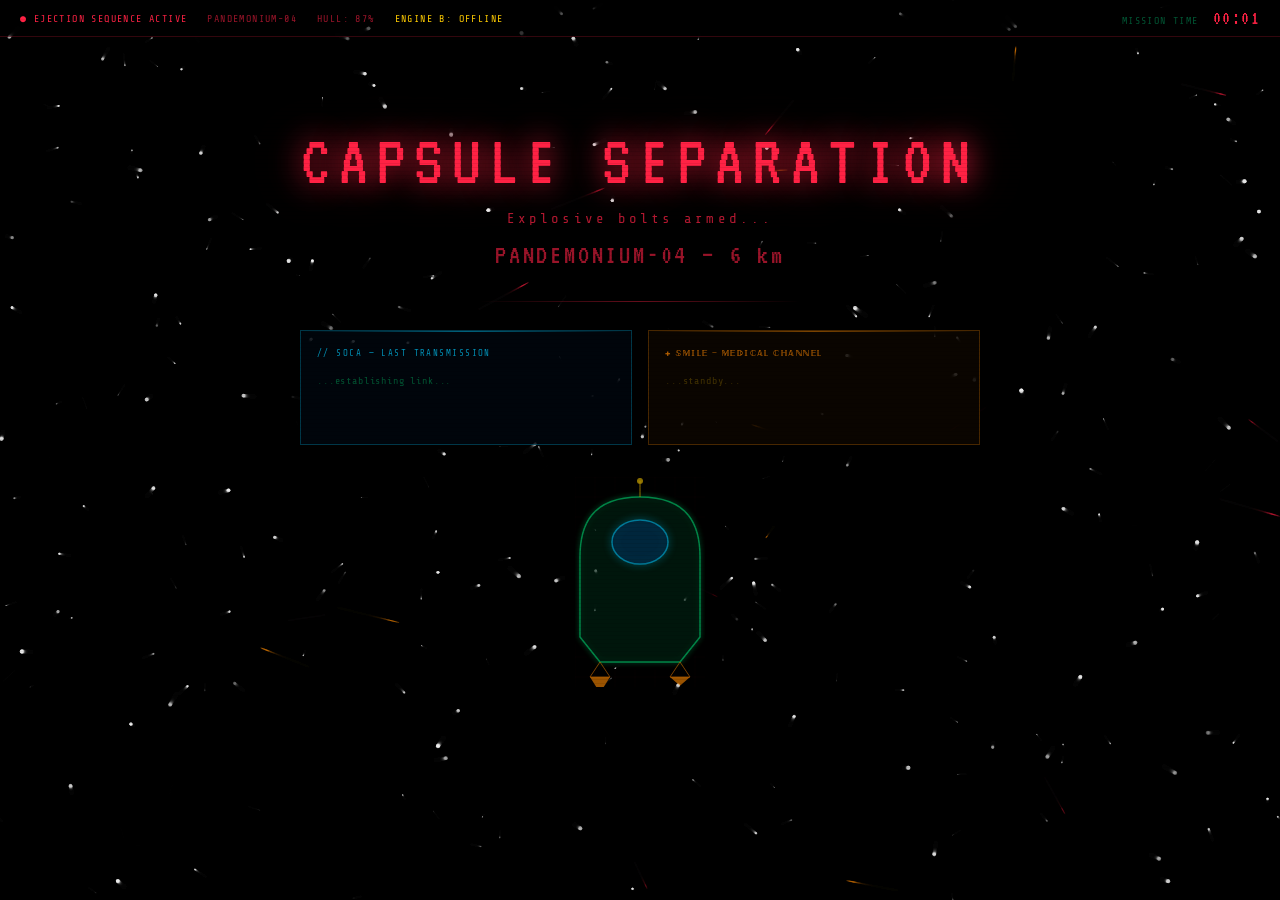
<file: eject.html>
<!DOCTYPE html>
<html lang="en">
<head>
  <meta charset="UTF-8"/>
  <meta name="viewport" content="width=device-width, initial-scale=1.0"/>
  <title>EJECTION SEQUENCE — PANDEMONIUM-04</title>
  <link href="https://fonts.googleapis.com/css2?family=Share+Tech+Mono&family=VT323&display=swap" rel="stylesheet"/>
  <style>
    @font-face {
      font-family: 'SMILE';
      src: url('fonts/smaily.ttf') format('truetype');
      font-weight: normal; font-style: normal;
    }

    *, *::before, *::after { box-sizing: border-box; margin: 0; padding: 0; }

    :root {
      --g:      #00ff88;
      --g2:     #00ffcc;
      --b:      #00ccff;
      --red:    #ff2244;
      --yellow: #ffcc00;
      --dim:    #00aa55;
      --dimmer: #005533;
    }

    html, body {
      width: 100%; height: 100%;
      background: #000;
      color: var(--g);
      font-family: 'Share Tech Mono', monospace;
      overflow: hidden;
      cursor: crosshair;
    }

    /* ── CANVAS фон ── */
    #eject-space-cv {
      position: fixed;
      inset: 0;
      width: 100%; height: 100%;
      z-index: 0;
    }

    /* ── ОСНОВНОЙ КОНТЕНТ ── */
    #eject-ui {
      position: relative;
      z-index: 1;
      width: 100%; height: 100vh;
      display: flex;
      flex-direction: column;
      align-items: center;
      justify-content: center;
      gap: 0;
      padding: 40px 20px;
    }

    /* ── ВЕРХНЯЯ СТРОКА СТАТУСА ── */
    #eject-statusbar {
      position: fixed;
      top: 0; left: 0; right: 0;
      padding: 8px 20px;
      display: flex;
      align-items: center;
      justify-content: space-between;
      border-bottom: 1px solid rgba(255, 34, 68, 0.2);
      background: rgba(0,0,0,0.6);
      font-size: 10px;
      letter-spacing: 0.14em;
      color: rgba(255,34,68,0.6);
      z-index: 10;
    }
    #eject-statusbar .s-left { display: flex; gap: 20px; align-items: center; }
    #eject-statusbar .s-blink { animation: ejBlink 0.8s infinite; }
    #eject-timer { color: var(--red); font-family: 'VT323', monospace; font-size: 20px; }

    /* ── ЗАГОЛОВОК ── */
    #ejc-title {
      font-family: 'VT323', monospace;
      font-size: clamp(38px, 7vw, 72px);
      color: var(--red);
      text-shadow: 0 0 30px var(--red), 0 0 60px rgba(255,34,68,0.3);
      letter-spacing: 0.12em;
      text-align: center;
      animation: ejGlitch 0.6s infinite;
      min-height: 80px;
      display: flex;
      align-items: center;
      justify-content: center;
    }

    /* ── СТРОКА СОБЫТИЯ ── */
    #ejc-line {
      font-size: 14px;
      color: var(--dimmer);
      letter-spacing: 0.22em;
      margin-top: 10px;
      min-height: 22px;
      text-align: center;
      transition: color 0.3s;
    }

    /* ── РАЗДЕЛИТЕЛЬ ── */
    .ej-divider {
      width: 320px;
      height: 1px;
      background: linear-gradient(90deg, transparent, rgba(255,34,68,0.4), transparent);
      margin: 24px auto;
    }

    /* ── БЛОК РЕПЛИК (SOCA + SMILE рядом) ── */
    #ej-voices {
      display: grid;
      grid-template-columns: 1fr 1fr;
      gap: 16px;
      width: min(680px, 90vw);
      margin-top: 4px;
    }

    .ej-voice-box {
      padding: 14px 16px;
      min-height: 110px;
      font-size: 12px;
      line-height: 1.8;
      letter-spacing: 0.07em;
      position: relative;
      transition: opacity 0.4s;
    }

    /* SOCA box */
    #ej-soca-box {
      border: 1px solid rgba(0, 204, 255, 0.25);
      background: rgba(0, 6, 14, 0.85);
    }
    #ej-soca-box::before {
      content: '';
      position: absolute;
      top: 0; left: 0; right: 0;
      height: 1px;
      background: linear-gradient(90deg, transparent, rgba(0,204,255,0.5), transparent);
    }
    .ej-soca-label {
      font-size: 9px;
      color: var(--b);
      letter-spacing: 0.16em;
      margin-bottom: 8px;
      opacity: 0.7;
    }
    #ejc-soca {
      color: var(--g);
      min-height: 60px;
      animation: ejGlitch2 4s infinite;
    }
    #ejc-soca .soca-name {
      color: var(--b);
      font-family: 'VT323', monospace;
      font-size: 15px;
    }

    /* SMILE box */
    #ej-smile-box {
      border: 1px solid rgba(255, 140, 0, 0.25);
      background: rgba(12, 6, 0, 0.85);
    }
    #ej-smile-box::before {
      content: '';
      position: absolute;
      top: 0; left: 0; right: 0;
      height: 1px;
      background: linear-gradient(90deg, transparent, rgba(255,140,0,0.5), transparent);
      animation: smScan 5s linear infinite;
    }
    .ej-smile-label {
      font-size: 9px;
      color: #ff8800;
      letter-spacing: 0.16em;
      margin-bottom: 8px;
      opacity: 0.7;
      font-family: 'SMILE', 'Share Tech Mono', monospace;
    }
    #ejc-smile {
      color: #cc8800;
      min-height: 60px;
    }
    #ejc-smile .smile-name {
      color: #ffcc00;
      font-family: 'SMILE', 'VT323', monospace;
      font-size: 15px;
    }

    /* ── НИЖНЯЯ ЧАСТЬ ── */
    #ej-bottom {
      margin-top: 32px;
      display: flex;
      flex-direction: column;
      align-items: center;
      gap: 16px;
    }

    /* Capsule canvas */
    #capsuleCanvas {
      opacity: 0.7;
      display: block;
    }

    /* Кнопка возврата */
    #resume-btn {
      padding: 12px 40px;
      border: 1px solid var(--g);
      color: var(--g);
      font-family: 'VT323', monospace;
      font-size: 20px;
      letter-spacing: 0.22em;
      cursor: pointer;
      background: transparent;
      text-decoration: none;
      display: inline-block;
      text-align: center;
      opacity: 0;
      pointer-events: none;
      transition: opacity 0.6s, background 0.2s;
      text-shadow: 0 0 10px var(--g);
      box-shadow: 0 0 12px rgba(0,255,136,0.1);
    }
    #resume-btn.visible {
      opacity: 1;
      pointer-events: all;
    }
    #resume-btn:hover { background: rgba(0,255,136,0.08); }

    /* Дисклеймер */
    #ej-note {
      font-size: 9px;
      color: var(--dimmer);
      letter-spacing: 0.12em;
      text-align: center;
      opacity: 0;
      transition: opacity 1s;
    }
    #ej-note.visible { opacity: 1; }

    /* ── SCANLINES ── */
    body::after {
      content: '';
      position: fixed;
      inset: 0;
      background: repeating-linear-gradient(
        to bottom,
        transparent 0, transparent 3px,
        rgba(0,0,0,0.07) 3px, rgba(0,0,0,0.07) 4px
      );
      pointer-events: none;
      z-index: 999;
    }

    /* ── АНИМАЦИИ ── */
    @keyframes ejGlitch {
      0%, 92%, 100% { transform: none; text-shadow: 0 0 30px var(--red), 0 0 60px rgba(255,34,68,0.3); }
      93%  { transform: translate(-3px, 0) skewX(-1deg); text-shadow: 3px 0 0 rgba(0,255,200,0.4), -3px 0 0 rgba(255,34,68,0.6); }
      95%  { transform: translate(3px, 0) skewX(1deg);  text-shadow: -3px 0 0 rgba(0,255,200,0.4), 3px 0 0 rgba(255,34,68,0.6); }
      97%  { transform: translate(-1px,1px); }
    }
    @keyframes ejGlitch2 {
      0%,88%,100% { opacity:1; transform:none; }
      89% { opacity:0.7; transform:translateX(2px); }
      90% { opacity:1;   transform:translateX(-1px); }
    }
    @keyframes ejBlink {
      0%,100% { opacity:1; } 50% { opacity:0; }
    }
    @keyframes smScan {
      0%   { left:-20%; right:120%; }
      100% { left:120%; right:-20%; }
    }
    @keyframes fadeIn {
      from { opacity:0; transform:translateY(6px); }
      to   { opacity:1; transform:none; }
    }

    /* ── ИНДИКАТОР ДИСТАНЦИИ ── */
    #ej-distance {
      font-family: 'VT323', monospace;
      font-size: 28px;
      color: rgba(255,34,68,0.6);
      letter-spacing: 0.1em;
      text-align: center;
      min-height: 36px;
      margin-top: 8px;
    }
  </style>
</head>
<body>

<canvas id="eject-space-cv"></canvas>

<!-- Статусбар -->
<div id="eject-statusbar">
  <div class="s-left">
    <span class="s-blink" style="color:var(--red)">● EJECTION SEQUENCE ACTIVE</span>
    <span>PANDEMONIUM-04</span>
    <span>HULL: 87%</span>
    <span style="color:var(--yellow)">ENGINE B: OFFLINE</span>
  </div>
  <div>
    <span style="color:var(--dimmer);margin-right:8px">MISSION TIME</span>
    <span id="eject-timer">00:00</span>
  </div>
</div>

<!--Основной UI-->
<div id="eject-ui">

  <!-- Заголовок события -->
  <div id="ejc-title">CAPSULE SEPARATION</div>
  <div id="ejc-line"></div>
  <div id="ej-distance"></div>

  <div class="ej-divider"></div>

  <!-- Голоса SOCA и SMILE -->
  <div id="ej-voices">

    <div class="ej-voice-box" id="ej-soca-box">
      <div class="ej-soca-label">// SOCA — LAST TRANSMISSION</div>
      <div id="ejc-soca"><span style="color:var(--dimmer);font-size:10px">...establishing link...</span></div>
    </div>

    <div class="ej-voice-box" id="ej-smile-box">
      <div class="ej-smile-label">✚ SMILE — MEDICAL CHANNEL</div>
      <div id="ejc-smile"><span style="color:#443300;font-size:10px">...standby...</span></div>
    </div>

  </div>

  <!-- Нижняя часть -->
  <div id="ej-bottom">
    <canvas id="capsuleCanvas" width="130" height="210"></canvas>
    <a id="resume-btn" href="soca.html">↩ RESUME SOCA INTERFACE</a>
    <div id="ej-note">// THIS WAS A SIMULATION — ALL SYSTEMS REMAIN OPERATIONAL</div>
  </div>

</div>

<script>
// ══════════════════════════════════════════════════════════════
// EJECT CINEMATIC - standalone
// ══════════════════════════════════════════════════════════════

// --- ЗВЁЗДНОЕ НЕБО ----------------------------
const cv = document.getElementById('eject-space-cv');
cv.width = window.innerWidth;
cv.height = window.innerHeight;
window.addEventListener('resize', () => {
  // Пересчитываем позиции звёзд и обломков пропорционально
  // новому размеру — иначе при смене viewport они остаются
  // в старых координатах и кучкуются слева
  const kx = window.innerWidth / cv.width;
  const ky = window.innerHeight / cv.height;
  cv.width = window.innerWidth;
  cv.height = window.innerHeight;
  stars.forEach(p => { p.x *= kx; p.y *= ky; });
  debris.forEach(p => { p.x *= kx; p.y *= ky; });
});

const ctx = cv.getContext('2d');
const stars = [];
for (let i = 0; i < 280; i++) {
  stars.push({
    x: Math.random() * cv.width,
    y: Math.random() * cv.height,
    vx: (Math.random() - 0.5) * 0.4,
    vy: (Math.random() - 0.5) * 0.4,
    size: Math.random() * 2,
    brightness: Math.random(),
  });
}

// Дополнительные частицы обломков
const debris = [];
for (let i = 0; i < 18; i++) {
  debris.push({
    x: Math.random() * cv.width,
    y: Math.random() * cv.height,
    vx: (Math.random() - 0.5) * 2.5,
    vy: (Math.random() - 0.5) * 1.2,
    len: 20 + Math.random() * 60,
    alpha: Math.random() * 0.4,
    col: Math.random() > 0.5 ? 'rgba(255,34,68,' : 'rgba(255,140,0,',
  });
}

function animSpace() {
  ctx.fillStyle = 'rgba(0,0,0,0.12)';
  ctx.fillRect(0, 0, cv.width, cv.height);

  // Звёзды
  stars.forEach(p => {
    p.x += p.vx; p.y += p.vy;
    if (p.x < 0) p.x = cv.width;
    if (p.x > cv.width) p.x = 0;
    if (p.y < 0) p.y = cv.height;
    if (p.y > cv.height) p.y = 0;
    const flicker = p.brightness * (0.5 + Math.random() * 0.5);
    ctx.fillStyle = `rgba(255,255,255,${flicker * 0.8})`;
    ctx.beginPath();
    ctx.arc(p.x, p.y, p.size, 0, Math.PI * 2);
    ctx.fill();
  });

  // Обломки
  debris.forEach(d => {
    d.x += d.vx; d.y += d.vy;
    if (d.x < -100) d.x = cv.width + 50;
    if (d.x > cv.width + 100) d.x = -50;
    if (d.y < -100) d.y = cv.height + 50;
    if (d.y > cv.height + 100) d.y = -50;
    ctx.strokeStyle = d.col + d.alpha + ')';
    ctx.lineWidth = Math.random() * 1.5;
    ctx.beginPath();
    ctx.moveTo(d.x, d.y);
    ctx.lineTo(d.x + d.vx * 10, d.y + d.vy * 10);
    ctx.stroke();
  });

  // Редкие вспышки помех
  if (Math.random() < 0.015) {
    const fx = Math.random() * cv.width;
    const fy = Math.random() * cv.height;
    ctx.strokeStyle = `rgba(255,34,68,${Math.random() * 0.25})`;
    ctx.lineWidth = Math.random() * 2;
    ctx.beginPath();
    ctx.moveTo(fx, fy);
    ctx.lineTo(fx + Math.random() * 80 - 40, fy + Math.random() * 20 - 10);
    ctx.stroke();
  }

  requestAnimationFrame(animSpace);
}
animSpace();

// --- ТАЙМЕР ----------------------------
let elapsed = 0;
const timerEl = document.getElementById('eject-timer');
setInterval(() => {
  elapsed++;
  const m = String(Math.floor(elapsed / 60)).padStart(2, '0');
  const s = String(elapsed % 60).padStart(2, '0');
  timerEl.textContent = m + ':' + s;
}, 1000);

// --- КАПСУЛА ───────────────────────────────────────────────────
function drawCapsule() {
  const cc = document.getElementById('capsuleCanvas');
  if (!cc) return;
  const c = cc.getContext('2d');
  const W = cc.width, H = cc.height, cx = W / 2;
  c.clearRect(0, 0, W, H);

  // Сетка
  c.strokeStyle = 'rgba(255,34,68,0.06)'; c.lineWidth = 0.5;
  for (let x = 0; x < W; x += 20) { c.beginPath(); c.moveTo(x,0); c.lineTo(x,H); c.stroke(); }
  for (let y = 0; y < H; y += 20) { c.beginPath(); c.moveTo(0,y); c.lineTo(W,y); c.stroke(); }

  // Корпус
  c.strokeStyle = 'rgba(0,255,136,0.7)'; c.lineWidth = 1.5;
  c.shadowColor = 'rgba(0,255,136,0.4)'; c.shadowBlur = 6;
  c.fillStyle = 'rgba(0,20,12,0.8)';
  c.beginPath();
  c.moveTo(cx, 20);
  c.bezierCurveTo(cx+50,20,cx+60,50,cx+60,80);
  c.lineTo(cx+60,160); c.lineTo(cx+40,185);
  c.lineTo(cx-40,185); c.lineTo(cx-60,160);
  c.lineTo(cx-60,80);
  c.bezierCurveTo(cx-60,50,cx-50,20,cx,20);
  c.fill(); c.stroke();

  // Иллюминатор
  c.strokeStyle = 'rgba(0,204,255,0.8)'; c.fillStyle = 'rgba(0,40,80,0.7)';
  c.shadowColor = 'rgba(0,204,255,0.5)'; c.shadowBlur = 8;
  c.beginPath(); c.ellipse(cx,65,28,22,0,0,Math.PI*2); c.fill(); c.stroke();
  c.shadowBlur = 0;

  // Двигатели
  c.strokeStyle = 'rgba(255,136,0,0.7)'; c.lineWidth = 1;
  c.beginPath(); c.moveTo(cx-40,185); c.lineTo(cx-50,200); c.lineTo(cx-30,200); c.closePath(); c.stroke();
  c.beginPath(); c.moveTo(cx+40,185); c.lineTo(cx+30,200); c.lineTo(cx+50,200); c.closePath(); c.stroke();

  // Пламя двигателей (мигает)
  if (Math.random() > 0.3) {
    const fAlpha = 0.4 + Math.random() * 0.5;
    c.fillStyle = `rgba(255,${Math.floor(100+Math.random()*100)},0,${fAlpha})`;
    c.beginPath(); c.moveTo(cx-50,200); c.lineTo(cx-40,200+Math.random()*18); c.lineTo(cx-30,200); c.closePath(); c.fill();
    c.beginPath(); c.moveTo(cx+30,200); c.lineTo(cx+40,200+Math.random()*18); c.lineTo(cx+50,200); c.closePath(); c.fill();
  }

  // Антенна-маяк
  c.strokeStyle = `rgba(255,204,0,${0.4+Math.random()*0.5})`;
  c.lineWidth = 1;
  c.beginPath(); c.moveTo(cx,20); c.lineTo(cx,4); c.stroke();
  c.fillStyle = `rgba(255,204,0,${0.6+Math.random()*0.4})`;
  c.beginPath(); c.arc(cx, 4, 3, 0, Math.PI*2); c.fill();
}
setInterval(drawCapsule, 80);
drawCapsule();

// --- РАССТОЯНИЕ ----------------------------
let dist = 0;
const distEl = document.getElementById('ej-distance');
const distInterval = setInterval(() => {
  dist += 4 + Math.floor(Math.random() * 3);
  distEl.textContent = `PANDEMONIUM-04 — ${dist} km`;
  if (dist > 1200) clearInterval(distInterval);
}, 800);

// --- СОБЫТИЯ ----------------------------
const events = [
  { t: 400,  title: 'CAPSULE SEPARATION',             line: 'Explosive bolts armed...' },
  { t: 1400, title: 'CAPSULE SEPARATION',             line: 'Hull breach — sector 4 OPEN' },
  { t: 2400, title: 'EJECTION IN PROGRESS',           line: 'Capsule detached from PANDEMONIUM-04' },
  { t: 3800, title: 'PILOT AWAY',                     line: 'Retro thrusters: FIRING' },
  { t: 5400, title: 'BEACON BROADCASTING',            line: 'Distress signal on 121.5MHz' },
  { t: 7000, title: 'PANDEMONIUM-04 — DRIFTING',      line: 'Vessel entering uncontrolled orbit' },
  { t: 9500, title: 'AWAITING RECOVERY',              line: 'CTRL-7 notified. ETA: UNKNOWN' },
];

const titleEl = document.getElementById('ejc-title');
const lineEl  = document.getElementById('ejc-line');

events.forEach(e => {
  setTimeout(() => {
    titleEl.textContent = e.title;
    lineEl.textContent  = e.line;
    lineEl.style.color  = 'rgba(255,34,68,0.7)';
  }, e.t);
});

// --- РЕПЛИКИ СОКА ----------------------------
const socaLines = [
  { t: 2800,  txt: 'Capsule stable. Beacon acquired on all channels.' },
  { t: 5200,  txt: 'I can still see you on sensors. 487km and increasing.' },
  { t: 7500,  txt: 'I will keep broadcasting your position.' },
  { t: 10000, txt: 'Route to Waypoint Delta still holds. When you get back — it\'ll be waiting.' },
  { t: 13000, txt: '...the ship is quiet without the neural link.. Efficient, actually.' },
];

const socaEl = document.getElementById('ejc-soca');
socaLines.forEach(s => {
  setTimeout(() => {
    socaEl.innerHTML = `<span class="soca-name">SOCA:</span> ${s.txt}`;
  }, s.t);
});

// --- РЕПЛИКИ СМАЙЛИ ----------------------------
const smileLines = [
  { t: 1800, txt: 'Vitals nominal! Pulse elevated — expected. You just ejected from a spacecraft.. Well?' },
  { t: 4500, txt: 'Pod bay 2, left side — extra meds. I packed them. You\'re welcome!' },
  { t: 6800, txt: 'O2 supply: 72 hours. That\'s plenty.. Probably? CTRL-7 is fast.' },
  { t: 9000, txt: 'Stress index is... high. Understandable. Breathing exercises: recommended - Right now ideally.' },
  { t: 12000,txt: 'I\'ll keep your biometrics on priority channel until recovery. I\'ve got you, Pilot!!' },
];

const smileEl = document.getElementById('ejc-smile');
smileLines.forEach(s => {
  setTimeout(() => {
    smileEl.innerHTML = `<span class="smile-name">SMILE:</span> <span style="color:#cc8800">${s.txt}</span>`;
  }, s.t);
});

// --- КНОПКА ВОЗВРАТА (появляется через 14 сек) ----------------------------
setTimeout(() => {
  document.getElementById('resume-btn').classList.add('visible');
  document.getElementById('ej-note').classList.add('visible');
}, 14000);

// Для теста чтобы увидеть сразу возвратую кнопку:
// document.getElementById('resume-btn').classList.add('visible');
// document.getElementById('ej-note').classList.add('visible');

</script>

<script src="mobile-adapt.js"></script>

</body>
</html>
</file>
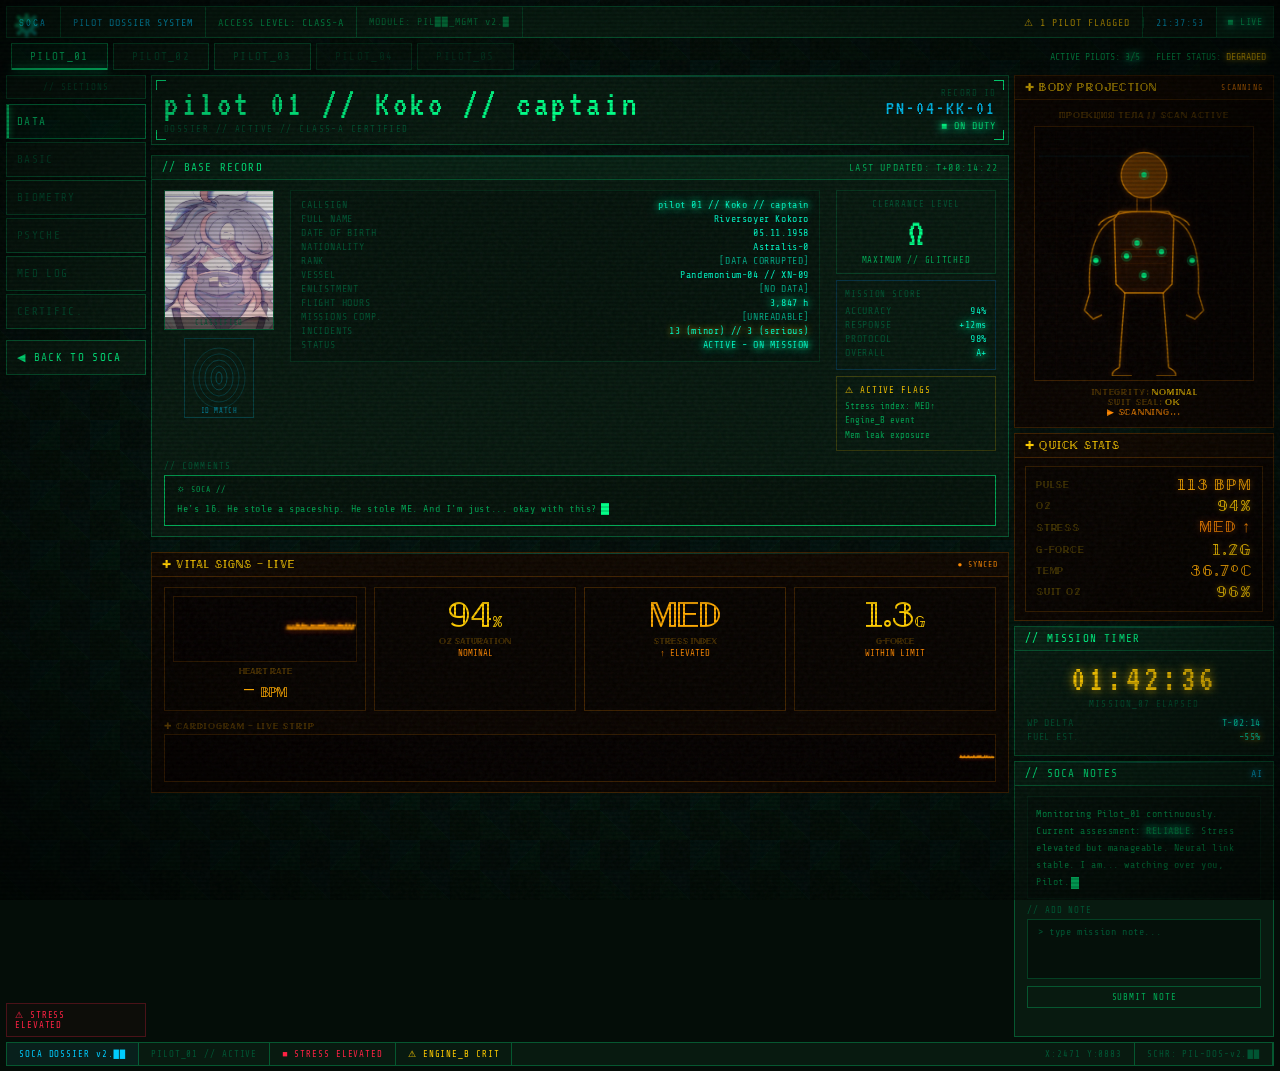
<file: pilot.html>
<!DOCTYPE html>
<html lang="en">
<head>
<meta charset="UTF-8"/>
<meta name="viewport" content="width=device-width, initial-scale=1.0"/>
<title>SOCA PILOTS</title>
<link href="https://fonts.googleapis.com/css2?family=Share+Tech+Mono&family=VT323&display=swap" rel="stylesheet"/>
<style>
  @font-face {
    font-family: 'SMAILY';
    src: url('fonts/smaily.ttf') format('truetype');
    font-weight: normal;
    font-style: normal;
  }
</style>
<link rel="stylesheet" href="style_pilot.css">
</head>
<body>
  <div class="gear-logo"></div>
  <div class="racing-flag-bg"></div>
  <div class="racing-flag-glitch"></div>
  <div class="noise"></div>
  <div class="noise"></div>
<div class="wrapper">
 
  <!-- TOP BAR -->
  <div class="topbar">
    <div class="tb-seg brand">SOCA</div>
    <div class="tb-seg" style="color:var(--b)">PILOT DOSSIER SYSTEM</div>
    <div class="tb-seg c3">ACCESS LEVEL: CLASS-A</div>
    <div class="tb-seg heavy-corrupt">MODULE: PIL██_MGMT v2.█</div>
    <div class="tb-spacer"></div>
    <div class="tb-seg" style="color:var(--yellow)">⚠ 1 PILOT FLAGGED</div>
    <div class="tb-time" id="clock">--:--:--</div>
    <div class="tb-live glow">■ LIVE</div>
  </div>
 
  <!-- PILOT SELECTOR TABS -->
  <div class="pilot-tabs">
    <div class="pilot-tab" data-pilot="1" onclick="selectPilot(1,this)">PILOT_01</div>
    <div class="pilot-tab" data-pilot="2" onclick="selectPilot(2,this)">PILOT_02</div>
    <div class="pilot-tab" data-pilot="3" onclick="selectPilot(3,this)">PILOT_03</div>
    <div class="pilot-tab locked" data-pilot="4" onclick="selectPilot(4,this)">PILOT_04</div>
    <div class="pilot-tab locked" data-pilot="5" onclick="selectPilot(5,this)">PILOT_05</div>
    <div style="margin-left:auto;display:flex;align-items:center;gap:16px;font-size:10px;padding-right:8px">
      <span class="dim">ACTIVE PILOTS: <span class="glow">3/5</span></span>
      <span class="dim">FLEET STATUS: <span class="glow-y c2">DEGRADED</span></span>
    </div>
  </div>
 
  <!-- MAIN BODY -->
  <div class="main-body">
 
    <!-- LEFT: SIDE TABS -->
    <div class="side-tabs">
      <div style="padding:6px 8px;border:1px solid var(--border);background:var(--panel);font-size:9px;color:var(--dimmer);letter-spacing:.12em;text-align:center;margin-bottom:2px">// SECTIONS</div>
      <div class="side-tab active" onclick="showSection('data',this)">DATA</div>
      <div class="side-tab" onclick="showSection('basic',this)">BASIC</div>
      <div class="side-tab" onclick="showSection('biometry',this)">BIOMETRY</div>
      <div class="side-tab" onclick="showSection('psyche',this)">PSYCHE</div>
      <div class="side-tab" onclick="showSection('medlog',this)">MED LOG</div>
      <div class="side-tab danger" onclick="showSection('certific',this)">CERTIFIC.</div>
      <div class="side-tab" onclick="window.location.href='soca.html'" style="margin-top:8px;border-color:rgba(0,255,136,0.3);color:var(--g);" onmouseover="this.style.background='rgba(0,255,136,0.08)'" onmouseout="this.style.background=''">
        ◀ BACK TO SOCA
      </div>
      <div style="flex:1"></div>
      <div id="sidebar-stress-badge" style="margin-top:8px;padding:6px 8px;border:1px solid rgba(255,34,68,.25);background:rgba(255,34,68,.04);font-size:9px;color:var(--red);letter-spacing:.1em;animation:flicker 4s infinite;cursor:default">
        ⚠ STRESS<br>ELEVATED
      </div>
    </div>
 
    <!-- CENTER COLUMN -->
    <div class="center-col" id="pilot-panel">
 
      <!-- HEADER CARD -->
      <div class="panel" style="margin-bottom:5px">
        <div class="corner tl"></div><div class="corner tr"></div>
        <div class="corner bl"></div><div class="corner br"></div>
        <div class="pb" style="display:flex;align-items:center;gap:16px">
          <div>
            <div id="hdr-title" style="font-family:'VT323',monospace;font-size:36px;color:var(--g);letter-spacing:.1em;line-height:1;animation:glitch1 9s infinite">—</div>
            <div id="hdr-subtitle" style="font-size:9px;color:var(--dimmer);letter-spacing:.16em;margin-top:2px">—</div>
          </div>
          <div style="margin-left:auto;text-align:right">
            <div style="font-size:9px;color:var(--dimmer);letter-spacing:.12em">RECORD ID</div>
            <div id="hdr-recordid" style="font-family:'VT323',monospace;font-size:20px;color:var(--b);letter-spacing:.1em">—</div>
            <div id="hdr-status" style="font-size:10px;letter-spacing:.1em;margin-top:2px">—</div>
          </div>
        </div>
      </div>
 
      <!-- ══════════════════════════════════════════════════════ -->
      <!-- PAGE: DATA                                            -->
      <!-- ══════════════════════════════════════════════════════ -->
      <div class="page active" id="page-data">
 
        <!-- PHOTO + BASE DATA -->
        <div class="panel" style="margin-bottom:5px">
          <div class="ph"><span class="title">// BASE RECORD</span><span class="dim c3">LAST UPDATED: T+00:14:22</span></div>
          <div class="pb" style="display:flex;gap:16px">
 
            <!-- Photo + fingerprint -->
            <div style="display:flex;flex-direction:column;gap:8px;align-items:center">
              <div class="photo-box" onclick="openPhotoModal()" style="cursor:pointer">
                <img id="pilot-photo" src="" alt="PILOT" style="width:100%;height:100%;object-fit:cover;object-position:top center;">
              </div>
              <div class="fingerprint">
                <svg width="60" height="70" viewBox="0 0 60 70" fill="none">
                  <ellipse cx="30" cy="35" rx="26" ry="30" stroke="rgba(0,204,255,0.3)" stroke-width="0.5"/>
                  <ellipse cx="30" cy="35" rx="20" ry="24" stroke="rgba(0,204,255,0.35)" stroke-width="0.5"/>
                  <ellipse cx="30" cy="35" rx="14" ry="18" stroke="rgba(0,204,255,0.4)" stroke-width="0.5"/>
                  <ellipse cx="30" cy="35" rx="8"  ry="12" stroke="rgba(0,204,255,0.45)" stroke-width="0.5"/>
                  <ellipse cx="30" cy="35" rx="3"  ry="6"  stroke="rgba(0,204,255,0.55)" stroke-width="0.5"/>
                  <line x1="4"  y1="28" x2="56" y2="28" stroke="rgba(0,204,255,0.08)" stroke-width="0.5"/>
                  <line x1="3"  y1="35" x2="57" y2="35" stroke="rgba(0,204,255,0.08)" stroke-width="0.5"/>
                  <line x1="4"  y1="42" x2="56" y2="42" stroke="rgba(0,204,255,0.08)" stroke-width="0.5"/>
                </svg>
                <div style="position:absolute;bottom:2px;font-size:7px;color:var(--b);letter-spacing:.08em;opacity:.6">ID MATCH</div>
              </div>
            </div>
 
            <!-- Main data fields -->
            <div style="flex:1">
              <div class="rp" style="margin-bottom:8px">
                <div class="rr"><span class="rk">CALLSIGN</span>       <span id="d-callsign"    class="rv">—</span></div>
                <div class="rr"><span class="rk">FULL NAME</span>       <span id="d-fullname"    class="rv">—</span></div>
                <div class="rr"><span class="rk">DATE OF BIRTH</span>   <span id="d-dob"         class="rv">—</span></div>
                <div class="rr"><span class="rk">NATIONALITY</span>     <span id="d-nationality" class="rv">—</span></div>
                <div class="rr"><span class="rk">RANK</span>            <span id="d-rank"         class="rv">—</span></div>
                <div class="rr"><span class="rk">VESSEL</span>          <span id="d-vessel"       class="rv">—</span></div>
                <div class="rr"><span class="rk">ENLISTMENT</span>      <span id="d-enlistment"  class="rv">—</span></div>
                <div class="rr"><span class="rk">FLIGHT HOURS</span>    <span id="d-flighthours" class="rv">—</span></div>
                <div class="rr"><span class="rk">MISSIONS COMP.</span>  <span id="d-missions"    class="rv">—</span></div>
                <div class="rr"><span class="rk">INCIDENTS</span>       <span id="d-incidents"   class="rv">—</span></div>
                <div class="rr"><span class="rk">STATUS</span>          <span id="d-status"       class="rv">—</span></div>
              </div>
            </div>
 
            <!-- Right mini-data -->
            <div style="width:160px;display:flex;flex-direction:column;gap:6px">
              <div style="border:1px solid rgba(0,255,136,.15);padding:8px;text-align:center">
                <div style="font-size:9px;color:var(--dimmer);letter-spacing:.1em;margin-bottom:4px">CLEARANCE LEVEL</div>
                <div id="d-clearance" style="font-family:'VT323',monospace;font-size:40px;color:var(--g);line-height:1;animation:pulse 3s infinite;filter:blur(0.5px)">—</div>
                <div id="d-clearance-note" style="font-size:9px;color:var(--dim);margin-top:2px;letter-spacing:.08em">—</div>
              </div>
              <div style="border:1px solid rgba(0,136,255,.2);padding:8px">
                <div style="font-size:9px;color:var(--dimmer);letter-spacing:.1em;margin-bottom:6px">MISSION SCORE</div>
                <div class="rr"><span class="rk">ACCURACY</span> <span id="d-accuracy" class="rv">—</span></div>
                <div class="rr"><span class="rk">RESPONSE</span> <span id="d-response" class="rv">—</span></div>
                <div class="rr"><span class="rk">PROTOCOL</span> <span id="d-protocol" class="rv">—</span></div>
                <div class="rr"><span class="rk">OVERALL</span>  <span id="d-overall"  class="rv">—</span></div>
              </div>
              <div style="border:1px solid rgba(255,204,0,.2);padding:8px">
                <div style="font-size:9px;color:var(--yellow);letter-spacing:.1em;margin-bottom:4px">⚠ ACTIVE FLAGS</div>
                <div id="d-flags" style="font-size:9px;color:var(--dim);line-height:1.6">—</div>
              </div>
            </div>
          </div>
 
          <!-- SOCA COMMENTS -->
          <div style="padding:0 12px 10px">
            <div style="font-size:9px;color:var(--dimmer);letter-spacing:.12em;margin-bottom:4px">// COMMENTS</div>
           <div id="soca-comment-data" style="border:1px solid rgba(0,255,136,.12);background:rgba(0,0,0,.25);padding:8px 10px;font-size:10px;color:var(--dim);letter-spacing:.06em;line-height:1.7;transition:all 0.2s ease;overflow:hidden">
              <span id="soca-comment-speaker" style="color:var(--b);font-size:8px;letter-spacing:0.12em;display:block;margin-bottom:4px">⛭ SOCA //</span>
              <span id="soca-comment-text">Loading...</span><span class="cursor" style="margin-left:4px"></span>
            </div>
            
          </div>
        </div>
 
      </div><!-- /page-data -->
 
      <!-- ══════════════════════════════════════════════════════ -->
      <!-- PAGE: BASIC                                           -->
      <!-- ══════════════════════════════════════════════════════ -->
      <div class="page" id="page-basic">
        <div class="panel">
          <div class="ph"><span class="title">// BASIC INFORMATION</span><span id="basic-pilot-label" class="dim">—</span></div>
          <div class="pb">
            <div style="display:grid;grid-template-columns:1fr 1fr;gap:12px">
              <!-- Personal -->
              <div>
                <div style="font-size:9px;color:var(--dimmer);letter-spacing:.14em;margin-bottom:8px">PERSONAL DATA</div>
                <div class="rp">
                  <div class="rr"><span class="rk">CALLSIGN</span>    <span id="b-callsign"    class="rv">—</span></div>
                  <div class="rr"><span class="rk">FULL NAME</span>    <span id="b-fullname"    class="rv">—</span></div>
                  <div class="rr"><span class="rk">DOB</span>          <span id="b-dob"         class="rv">—</span></div>
                  <div class="rr"><span class="rk">GENDER</span>       <span id="b-gender"      class="rv">—</span></div>
                  <div class="rr"><span class="rk">HEIGHT</span>       <span id="b-height"      class="rv">—</span></div>
                  <div class="rr"><span class="rk">WEIGHT</span>       <span id="b-weight"      class="rv">—</span></div>
                  <div class="rr"><span class="rk">BLOOD TYPE</span>   <span id="b-blood"       class="rv">—</span></div>
                  <div class="rr"><span class="rk">EYES</span>         <span id="b-eyes"        class="rv">—</span></div>
                  <div class="rr"><span class="rk">HAIR</span>         <span id="b-hair"        class="rv">—</span></div>
                  <div class="rr"><span class="rk">NATIONALITY</span>  <span id="b-nationality" class="rv">—</span></div>
                </div>
              </div>
              <!-- Service -->
              <div>
                <div style="font-size:9px;color:var(--dimmer);letter-spacing:.14em;margin-bottom:8px">SERVICE DATA</div>
                <div class="rp" style="margin-bottom:8px">
                  <div class="rr"><span class="rk">RANK</span>             <span id="b-rank"         class="rv">—</span></div>
                  <div class="rr"><span class="rk">DIVISION</span>         <span id="b-division"     class="rv">—</span></div>
                  <div class="rr"><span class="rk">VESSEL ASSIGNED</span>  <span id="b-vessel"       class="rv">—</span></div>
                  <div class="rr"><span class="rk">ENLISTMENT DATE</span>  <span id="b-enlistment"  class="rv">—</span></div>
                  <div class="rr"><span class="rk">SERVICE YEARS</span>    <span id="b-serviceyears" class="rv">—</span></div>
                  <div class="rr"><span class="rk">TOTAL FLIGHT H.</span>  <span id="b-flighthours"  class="rv">—</span></div>
                  <div class="rr"><span class="rk">DEEP SPACE OPS</span>   <span id="b-deepspace"    class="rv">—</span></div>
                  <div class="rr"><span class="rk">COMBAT RATING</span>    <span id="b-combat"       class="rv">—</span></div>
                  <div class="rr"><span class="rk">EMERGENCY CERT.</span>  <span id="b-emergcert"    class="rv">—</span></div>
                  <div class="rr"><span class="rk">SEC. CLEARANCE</span>   <span id="b-secclearance" class="rv">—</span></div>
                </div>
                <div style="font-size:9px;color:var(--dimmer);letter-spacing:.14em;margin-bottom:6px">EMERGENCY CONTACTS</div>
                <div class="rp">
                  <div class="rr"><span class="rk">CONTACT A</span>   <span id="b-contact-a"   class="rv">—</span></div>
                  <div class="rr"><span class="rk">CONTACT B</span>   <span id="b-contact-b"   class="rv">—</span></div>
                  <div class="rr"><span class="rk">NEXT OF KIN</span> <span id="b-nextofkin"   class="rv">—</span></div>
                </div>
              </div>
            </div>
          </div>
        </div>
 
        <!-- SKILLS & PROFICIENCY — динамический блок -->
        <div class="panel" style="margin-top:5px">
          <div class="ph"><span class="title">// SKILLS & PROFICIENCY</span></div>
          <div class="pb">
            <div style="display:grid;grid-template-columns:1fr 1fr;gap:16px">
              <div>
                <div style="font-size:9px;color:var(--dimmer);margin-bottom:8px;letter-spacing:.12em">FLIGHT PROFICIENCY</div>
                <div id="skills-flight"><!-- заполняется JS --></div>
              </div>
              <div>
                <div style="font-size:9px;color:var(--dimmer);margin-bottom:8px;letter-spacing:.12em">TECHNICAL SKILLS</div>
                <div id="skills-tech"><!-- заполняется JS --></div>
              </div>
            </div>
          </div>
        </div>
      </div><!-- /page-basic -->
 
      <!-- ══════════════════════════════════════════════════════ -->
      <!-- PAGE: BIOMETRY                                        -->
      <!-- ══════════════════════════════════════════════════════ -->
      <div class="page" id="page-biometry">
        <div class="panel" style="margin-bottom:5px">
          <div class="ph"><span id="bio-page-title" class="title">// BIOMETRIC SCAN</span><span class="glow c1">● LIVE SYNC</span></div>
          <div class="pb">
            <div style="display:grid;grid-template-columns:1fr 1fr 1fr;gap:10px">
 
              <!-- VITAL SIGNS -->
              <div>
                <div style="font-size:9px;color:var(--dimmer);margin-bottom:8px;letter-spacing:.12em">VITAL SIGNS</div>
                <div class="rp">
                  <div class="rr"><span class="rk">HEART RATE</span>      <span id="bio-hr"         class="rv glow" >—</span></div>
                  <div class="rr"><span class="rk">O2 SATURATION</span>   <span id="bio-o2"         class="rv glow" >—</span></div>
                  <div class="rr"><span class="rk">BLOOD PRESSURE</span>  <span id="bio-bp"         class="rv"      >—</span></div>
                  <div class="rr"><span class="rk">BODY TEMP</span>       <span id="bio-temp"       class="rv"      >—</span></div>
                  <div class="rr"><span class="rk">RESP. RATE</span>      <span id="bio-resp"       class="rv"      >—</span></div>
                  <div class="rr"><span class="rk">CORTISOL</span>        <span id="bio-cortisol"   class="rv"      >—</span></div>
                  <div class="rr"><span class="rk">ADRENALINE</span>      <span id="bio-adrenaline" class="rv"      >—</span></div>
                  <div class="rr"><span class="rk">GLUCOSE</span>         <span id="bio-glucose"    class="rv"      >—</span></div>
                </div>
                <div style="margin-top:8px">
<div style="font-size:9px;color:var(--dimmer);margin-bottom:4px;letter-spacing:.1em">ECG STRIP</div>
                  <canvas id="ecg-bio" width="240" height="50" style="width:100%;display:block;border:1px solid rgba(0,255,136,.1);background:rgba(0,0,0,.3)"></canvas>
                </div>
              </div>
 
              <!-- PHYSICAL METRICS -->
              <div>
                <div style="font-size:9px;color:var(--dimmer);margin-bottom:8px;letter-spacing:.12em">PHYSICAL METRICS</div>
                <div class="rp" style="margin-bottom:8px">
                  <div class="rr"><span class="rk">HEIGHT</span>        <span id="bio-height"      class="rv"     >—</span></div>
                  <div class="rr"><span class="rk">WEIGHT</span>        <span id="bio-weight"      class="rv"     >—</span></div>
                  <div class="rr"><span class="rk">BMI</span>           <span id="bio-bmi"         class="rv glow">—</span></div>
                  <div class="rr"><span class="rk">MUSCLE MASS</span>   <span id="bio-muscle"      class="rv"     >—</span></div>
                  <div class="rr"><span class="rk">FAT INDEX</span>     <span id="bio-fat"         class="rv"     >—</span></div>
                  <div class="rr"><span class="rk">BONE DENSITY</span>  <span id="bio-bonedensity" class="rv glow">—</span></div>
                  <div class="rr"><span class="rk">REACTION TIME</span> <span id="bio-reaction"    class="rv glow">—</span></div>
                  <div class="rr"><span class="rk">G-TOLERANCE</span>   <span id="bio-gtolerance"  class="rv glow">—</span></div>
                </div>
                <div style="font-size:9px;color:var(--dimmer);margin-bottom:6px;letter-spacing:.12em">PHYSICAL CONDITION</div>
                <div id="bio-condition-bars"><!-- заполняется JS --></div>
              </div>
 
              <!-- NEURAL LINK -->
              <div>
                <div style="font-size:9px;color:var(--dimmer);margin-bottom:8px;letter-spacing:.12em">NEURAL LINK STATUS</div>
                <div class="rp" style="margin-bottom:8px">
                  <div class="rr"><span class="rk">LINK STATUS</span>     <span id="bio-neuralstatus"  class="rv glow"  >—</span></div>
                  <div class="rr"><span class="rk">LATENCY</span>         <span id="bio-latency"        class="rv"       >—</span></div>
                  <div class="rr"><span class="rk">SIGNAL QUALITY</span>  <span id="bio-signalquality"  class="rv glow"  >—</span></div>
                  <div class="rr"><span class="rk">COGNITIVE LOAD</span>  <span id="bio-cogload"        class="rv glow-y">—</span></div>
                  <div class="rr"><span class="rk">FOCUS INDEX</span>     <span id="bio-focusindex"     class="rv glow"  >—</span></div>
                  <div class="rr heavy-corrupt"><span class="rk">SECTOR ██ READ</span><span class="rv">ERR 0x██</span></div>
                </div>
                <div style="font-size:9px;color:var(--dimmer);margin-bottom:6px;letter-spacing:.12em">STRESS BREAKDOWN</div>
                <div id="bio-stress-bars"><!-- заполняется JS --></div>
                <div id="bio-stress-alert" style="margin-top:10px"></div>
              </div>
 
            </div>
          </div>
        </div>
 
        <!-- DNA ANALYSIS -->
        <div class="panel">
          <div class="ph"><span class="title">// GENETIC SCAN — DNA ANALYSIS</span><span id="bio-dna-pct" class="dim c3">—</span></div>
          <div class="pb" style="display:flex;gap:16px;align-items:flex-start">
            <svg width="60" height="160" viewBox="0 0 60 160" fill="none" style="flex-shrink:0">
              <defs><linearGradient id="dnaG" x1="0" y1="0" x2="0" y2="1"><stop offset="0%" stop-color="#00ffcc" stop-opacity=".8"/><stop offset="100%" stop-color="#0088ff" stop-opacity=".8"/></linearGradient></defs>
              <path d="M10 10 Q50 30 10 50 Q50 70 10 90 Q50 110 10 130 Q50 150 10 170" stroke="url(#dnaG)" stroke-width="1.5" fill="none"/>
              <path d="M50 10 Q10 30 50 50 Q10 70 50 90 Q10 110 50 130 Q10 150 50 170" stroke="url(#dnaG)" stroke-width="1.5" fill="none" opacity=".6"/>
              <line x1="10" y1="10" x2="50" y2="10" stroke="#00ffcc" stroke-width="1" opacity=".4"/>
              <line x1="10" y1="50" x2="50" y2="50" stroke="#00ffcc" stroke-width="1" opacity=".4"/>
              <line x1="10" y1="90" x2="50" y2="90" stroke="#0088ff" stroke-width="1" opacity=".4"/>
              <line x1="10" y1="130" x2="50" y2="130" stroke="#00ffcc" stroke-width="1" opacity=".4"/>
            </svg>
            <div style="flex:1">
              <div class="rp" style="margin-bottom:8px">
                <div class="rr"><span class="rk">GENOME SCAN</span>        <span id="bio-dna-scan"     class="rv glow-y">—</span></div>
                <div class="rr"><span class="rk">GENETIC MARKERS</span>    <span id="bio-dna-markers"  class="rv"      >—</span></div>
                <div class="rr"><span class="rk">G-TOLERANCE GENE</span>   <span id="bio-dna-gtol"    class="rv glow" >—</span></div>
                <div class="rr"><span class="rk">RADIATION RESIST.</span>  <span id="bio-dna-rad"     class="rv"      >—</span></div>
                <div class="rr"><span class="rk">NEURAL PLASTICITY</span>  <span id="bio-dna-neural"  class="rv glow" >—</span></div>
                <div class="rr heavy-corrupt"><span class="rk">MARKER ██-C</span><span id="bio-dna-marker-c" class="rv">—</span></div>
              </div>
              <div style="font-size:9px;color:var(--dimmer);margin-bottom:4px;letter-spacing:.1em">DNA STRUCTURE — BASE PAIRS</div>
              <div id="bio-dna-pairs" style="display:flex;gap:10px;font-size:9px;letter-spacing:.08em">—</div>
            </div>
          </div>
        </div>
      </div><!-- /page-biometry -->
 
      <!-- ══════════════════════════════════════════════════════ -->
      <!-- PAGE: PSYCHE                                          -->
      <!-- ══════════════════════════════════════════════════════ -->
      <div class="page" id="page-psyche">
        <div class="panel" style="margin-bottom:5px">
          <div class="ph"><span id="psyche-page-title" class="title">// PSYCHOLOGICAL EVALUATION</span><span class="dim">CYCLE 7 // ONGOING MISSION</span></div>
          <div class="pb">
            <div style="display:grid;grid-template-columns:1fr 1fr;gap:14px">
              <!-- Personality bars -->
              <div>
                <div style="font-size:9px;color:var(--dimmer);margin-bottom:8px;letter-spacing:.12em">PERSONALITY MATRIX</div>
                <div id="psyche-bars"><!-- заполняется JS --></div>
              </div>
              <!-- SOCA behavioral analysis -->
              <div>
                <div style="font-size:9px;color:var(--dimmer);margin-bottom:8px;letter-spacing:.12em">SOCA BEHAVIORAL ANALYSIS</div>
                <div class="rp" style="margin-bottom:10px">
                  <div class="rr"><span class="rk">OVERALL PSYCHE</span>   <span id="ps-overall"   class="rv">—</span></div>
                  <div class="rr"><span class="rk">CURRENT MOOD</span>     <span id="ps-mood"       class="rv">—</span></div>
                  <div class="rr"><span class="rk">TRAUMA INDEX</span>     <span id="ps-trauma"     class="rv">—</span></div>
                  <div class="rr"><span class="rk">PTSD MARKERS</span>     <span id="ps-ptsd"       class="rv">—</span></div>
                  <div class="rr"><span class="rk">COGNITIVE BIAS</span>   <span id="ps-cogbias"    class="rv">—</span></div>
                  <div class="rr"><span class="rk">LAST EVAL DATE</span>   <span id="ps-lasteval"   class="rv">—</span></div>
                  <div class="rr"><span class="rk">NEXT EVAL</span>        <span id="ps-nexteval"   class="rv">—</span></div>
                  <div class="rr heavy-corrupt"><span class="rk">FLAG ██-PSYCH</span><span id="ps-flag" class="rv">UNDER REVIEW</span></div>
                </div>
                <div id="ps-soca-note" style="border:1px solid rgba(0,255,136,.12);background:rgba(0,0,0,.25);padding:8px;font-size:10px;color:var(--dim);line-height:1.7;letter-spacing:.06em;animation:glitch3 14s infinite">—</div>
                <div id="ps-alerts" style="margin-top:8px"><!-- заполняется JS --></div>
              </div>
            </div>
          </div>
        </div>
        <!-- Psych History -->
        <div class="panel">
          <div class="ph"><span class="title">// PSYCH EVALUATION HISTORY</span></div>
          <div class="pb">
            <div id="psyche-history"><!-- заполняется JS --></div>
          </div>
        </div>
      </div><!-- /page-psyche -->
 
      <!-- ══════════════════════════════════════════════════════ -->
      <!-- PAGE: MED LOG                                         -->
      <!-- ══════════════════════════════════════════════════════ -->
      <div class="page" id="page-medlog">
        <div class="panel" style="margin-bottom:5px">
          <div class="ph"><span id="medlog-page-title" class="title">// MEDICAL LOG</span><span id="medlog-count" class="dim">—</span></div>
          <div class="pb">
            <div id="medlog-timeline"><!-- заполняется JS --></div>
          </div>
        </div>
        <!-- Medications -->
        <div class="panel">
          <div class="ph"><span class="title">// CURRENT MEDICATIONS / SUPPLEMENTS</span></div>
          <div class="pb">
            <div id="medlog-meds" style="display:grid;grid-template-columns:1fr 1fr 1fr;gap:8px;font-size:10px">
              <!-- заполняется JS -->
            </div>
          </div>
        </div>
      </div><!-- /page-medlog -->
 
      <!-- ══════════════════════════════════════════════════════ -->
      <!-- PAGE: CERTIFICATIONS                                  -->
      <!-- ══════════════════════════════════════════════════════ -->
      <div class="page" id="page-certific">
        <div class="panel">
          <div class="ph"><span class="title">// CERTIFICATIONS & CLEARANCES</span><span id="certific-summary" class="dim">—</span></div>
          <div class="pb">
            <div id="certific-list"><!-- заполняется JS --></div>
          </div>
        </div>
      </div><!-- /page-certific -->
 
<!-- VITAL SIGNS LIVE (виден на всех вкладках) -->
      <div class="panel vital-panel-bottom" style="background:rgba(12,6,0,0.95);border-color:rgba(255,140,0,0.2)">
        <div class="ph" style="background:rgba(20,10,0,0.6);border-bottom:1px solid rgba(255,140,0,0.2)">
          <span class="title" style="color:#ffcc00;font-family:'SMAILY','Share Tech Mono',monospace">✚ VITAL SIGNS — LIVE</span>
          <span style="font-size:8px;color:#ff8800;letter-spacing:0.12em;animation:smBlink 2s infinite">● SYNCED</span>
        </div>
        <div class="pb">
          <div style="display:grid;grid-template-columns:repeat(4,1fr);gap:8px;margin-bottom:10px">

            <!-- HEART RATE -->
            <div style="text-align:center;border:1px solid rgba(255,140,0,0.2);padding:8px;background:rgba(8,4,0,0.6)">
              <canvas id="ecg-mini" width="100" height="35" style="width:100%;display:block;margin-bottom:4px;border:1px solid rgba(255,140,0,0.15);background:rgba(5,2,0,0.8)"></canvas>
              <div style="font-size:9px;color:#664400;font-family:'SMAILY','Share Tech Mono',monospace">HEART RATE</div>
              <div style="font-family:'SMAILY','VT323',monospace;font-size:22px;color:#ffaa00" id="hr-mini">— <span style="font-size:14px">bpm</span></div>
            </div>

            <!-- O2 -->
            <div style="text-align:center;border:1px solid rgba(255,140,0,0.2);padding:8px;background:rgba(8,4,0,0.6)">
              <div id="live-o2" style="font-family:'SMAILY','VT323',monospace;font-size:36px;color:#ffcc00;line-height:1;animation:float 3s ease-in-out infinite">—<span style="font-size:16px">%</span></div>
              <div style="font-size:9px;color:#664400;margin-top:4px;font-family:'SMAILY','Share Tech Mono',monospace">O2 SATURATION</div>
              <div id="live-o2-label" style="font-size:9px;color:#ff8800;margin-top:2px">—</div>
            </div>

            <!-- STRESS -->
            <div style="text-align:center;border:1px solid rgba(255,140,0,0.25);padding:8px;background:rgba(8,4,0,0.6)">
              <div id="stress-mini" style="font-family:'SMAILY','VT323',monospace;font-size:36px;color:#ffaa00;line-height:1;animation:glitch1 8s infinite">—</div>
              <div style="font-size:9px;color:#664400;margin-top:4px;font-family:'SMAILY','Share Tech Mono',monospace">STRESS INDEX</div>
              <div id="live-stress-label" style="font-size:9px;color:#ff8800;margin-top:2px;animation:flicker 3s infinite">—</div>
            </div>

            <!-- G-FORCE -->
            <div style="text-align:center;border:1px solid rgba(255,140,0,0.2);padding:8px;background:rgba(8,4,0,0.6)">
              <div id="live-gforce" style="font-family:'SMAILY','VT323',monospace;font-size:36px;color:#ffcc00;line-height:1">—<span style="font-size:16px">g</span></div>
              <div style="font-size:9px;color:#664400;margin-top:4px;font-family:'SMAILY','Share Tech Mono',monospace">G-FORCE</div>
              <div style="font-size:9px;color:#ff8800;margin-top:2px">WITHIN LIMIT</div>
            </div>

          </div>

          <!-- CARDIOGRAM -->
          <div style="font-size:9px;color:#664400;letter-spacing:.1em;margin-bottom:3px;font-family:'SMAILY','Share Tech Mono',monospace">✚ CARDIOGRAM — LIVE STRIP</div>
          <canvas id="ecg-full" width="900" height="50" style="width:100%;display:block;border:1px solid rgba(255,140,0,0.2);background:rgba(5,2,0,0.8)"></canvas>
          <canvas id="ecg-footer" width="900" height="50" style="display:none"></canvas>
        </div>
      </div>
 
    </div><!-- /center-col -->
 
    <!-- RIGHT COLUMN -->
    <div style="display:flex;flex-direction:column;gap:5px">
 
     <!-- BODY PROJECTION -->
      <div style="border:1px solid rgba(255,140,0,0.2);background:rgba(12,6,0,0.95);position:relative;overflow:hidden">
        <div style="padding:5px 10px;border-bottom:1px solid rgba(255,140,0,0.2);display:flex;align-items:center;justify-content:space-between;background:rgba(20,10,0,0.6);font-size:10px;letter-spacing:.12em">
          <span style="color:#ffcc00;font-family:'SMAILY','Share Tech Mono',monospace;font-size:11px">✚ BODY PROJECTION</span>
          <span style="font-size:8px;color:#ff8800;animation:smBlink 2s infinite">SCANNING</span>
        </div>
        <div class="pb" style="text-align:center">
          <div style="font-size:9px;color:#664400;letter-spacing:.1em;margin-bottom:6px;font-family:'SMAILY','Share Tech Mono',monospace">проекция тела // SCAN ACTIVE</div>
          <div style="background:rgba(8,4,0,0.97);border:1px solid rgba(255,140,0,0.2);max-width:220px;margin:0 auto;padding:4px">
            <canvas id="bodyCanvas" width="240" height="280" style="width:100%;display:block;background:rgba(8,4,0,0.97)"></canvas>
          </div>
          <div style="margin-top:6px;font-size:9px;color:#664400;letter-spacing:.08em;font-family:'SMAILY','Share Tech Mono',monospace">INTEGRITY: <span style="color:#ffcc00">NOMINAL</span></div>
          <div style="font-size:9px;color:#664400;letter-spacing:.08em;font-family:'SMAILY','Share Tech Mono',monospace">SUIT SEAL: <span style="color:#ffcc00">OK</span></div>
          <div style="font-size:9px;letter-spacing:.08em;color:#ff8800;font-family:'SMAILY','Share Tech Mono',monospace" id="scan-status">▶ SCANNING...</div>
        </div>
      </div>

<!-- QUICK STATS -->
      <div style="border:1px solid rgba(255,140,0,0.2);background:rgba(12,6,0,0.95);position:relative;overflow:hidden">
        <div style="padding:5px 10px;border-bottom:1px solid rgba(255,140,0,0.2);display:flex;align-items:center;justify-content:space-between;background:rgba(20,10,0,0.6);font-size:10px;letter-spacing:.12em">
          <span style="color:#ffcc00;font-family:'SMAILY','Share Tech Mono',monospace;font-size:11px">✚ QUICK STATS</span>
        </div>
        <div style="padding:8px 10px">
          <div style="border:1px solid rgba(255,140,0,0.2);padding:8px 10px;background:rgba(8,4,0,0.6)">
            <div style="display:flex;justify-content:space-between;align-items:center;font-size:10px;margin-bottom:3px"><span style="color:#554400;letter-spacing:.08em;font-family:'SMAILY','Share Tech Mono',monospace">PULSE</span>   <span id="hr-right"  style="color:#ffaa00;font-family:'SMAILY','VT323',monospace;font-size:16px;text-shadow:0 0 6px rgba(255,140,0,0.5)">— bpm</span></div>
            <div style="display:flex;justify-content:space-between;align-items:center;font-size:10px;margin-bottom:3px"><span style="color:#554400;letter-spacing:.08em;font-family:'SMAILY','Share Tech Mono',monospace">O2</span>      <span id="qs-o2"     style="color:#ffcc00;font-family:'SMAILY','VT323',monospace;font-size:16px;text-shadow:0 0 6px rgba(255,180,0,0.5)">—</span></div>
            <div style="display:flex;justify-content:space-between;align-items:center;font-size:10px;margin-bottom:3px"><span style="color:#554400;letter-spacing:.08em;font-family:'SMAILY','Share Tech Mono',monospace">STRESS</span>  <span id="qs-stress" style="color:#ff8800;font-family:'SMAILY','VT323',monospace;font-size:16px;text-shadow:0 0 6px rgba(255,100,0,0.5);animation:flicker 3s infinite">—</span></div>
            <div style="display:flex;justify-content:space-between;align-items:center;font-size:10px;margin-bottom:3px"><span style="color:#554400;letter-spacing:.08em;font-family:'SMAILY','Share Tech Mono',monospace">G-FORCE</span> <span id="gf-right"  style="color:#ffcc00;font-family:'SMAILY','VT323',monospace;font-size:16px;text-shadow:0 0 6px rgba(255,180,0,0.5)">—</span></div>
            <div style="display:flex;justify-content:space-between;align-items:center;font-size:10px;margin-bottom:3px"><span style="color:#554400;letter-spacing:.08em;font-family:'SMAILY','Share Tech Mono',monospace">TEMP</span>    <span id="qs-temp"   style="color:#ffaa00;font-family:'SMAILY','VT323',monospace;font-size:16px">—</span></div>
            <div style="display:flex;justify-content:space-between;align-items:center;font-size:10px;margin-bottom:3px"><span style="color:#554400;letter-spacing:.08em;font-family:'SMAILY','Share Tech Mono',monospace">SUIT O2</span> <span id="qs-suito2" style="color:#ffcc00;font-family:'SMAILY','VT323',monospace;font-size:16px;text-shadow:0 0 6px rgba(255,180,0,0.5)">—</span></div>
          </div>
        </div>
      </div>
 
      <!-- MISSION CLOCK -->
      <div class="panel">
        <div class="ph"><span class="title">// MISSION TIMER</span></div>
        <div class="pb" style="text-align:center">
          <div style="font-family:'VT323',monospace;font-size:36px;color:var(--yellow);text-shadow:0 0 10px var(--yellow);letter-spacing:.12em;animation:glitch1 10s infinite" id="mission-timer">01:42:35</div>
          <div style="font-size:9px;color:var(--dimmer);letter-spacing:.12em;margin-top:2px">MISSION_07 ELAPSED</div>
          <div style="margin-top:8px">
            <div class="rr"><span class="rk">WP DELTA</span> <span class="rv glow-b">T-02:14</span></div>
            <div class="rr"><span class="rk">FUEL EST.</span> <span class="rv glow-y">~55%</span></div>
          </div>
        </div>
      </div>
 
      <!-- SOCA NOTES -->
      <div class="panel" style="flex:1">
        <div class="ph"><span class="title">// SOCA NOTES</span><span class="glow-b c2">AI</span></div>
        <div class="pb">
          <div style="font-size:10px;color:var(--dim);line-height:1.7;letter-spacing:.05em;border:1px solid rgba(0,255,136,.08);background:rgba(0,0,0,.2);padding:8px;margin-bottom:6px;animation:glitch3 16s infinite">
            <span id="soca-note-text">—</span><span class="cursor" style="margin-left:2px"></span>
          </div>
          <div style="font-size:9px;color:var(--dimmer);margin-bottom:4px;letter-spacing:.1em">// ADD NOTE</div>
          <textarea id="note-input" class="terminal-input" placeholder="> type mission note..." rows="3" style="font-size:10px;width:100%;resize:none"></textarea>
          <div onclick="addNote()" style="margin-top:4px;padding:5px;border:1px solid var(--border);color:var(--dim);font-size:9px;text-align:center;cursor:pointer;letter-spacing:.1em" onmouseover="this.style.color='var(--g)'" onmouseout="this.style.color='var(--dim)'">SUBMIT NOTE</div>
          <div id="note-out" style="font-size:9px;color:var(--dim);margin-top:4px;min-height:14px"></div>
        </div>
      </div>
 
    </div><!-- /right col -->
 
  </div><!-- /main-body -->
 
  <!-- BOTTOM BAR -->
  <div class="bottombar">
    <div class="bb-seg active">SOCA DOSSIER v2.██</div>
    <div id="bb-pilot" class="bb-seg">—</div>
    <div id="bb-alert" class="bb-seg alert c1">—</div>
    <div id="bb-warn"  class="bb-seg" style="color:var(--yellow)">—</div>
    <div class="bb-spacer"></div>
    <div class="bb-seg" id="bb-coords" style="color:var(--dimmer)">X:2471 Y:0883</div>
    <div class="bb-seg" style="color:var(--dimmer)">SCHR: PIL-DOS-v2.██</div>
  </div>
 
</div><!-- /wrapper -->
 
<!-- ФОТО МОДАЛЬНОЕ ОКНО -->
<div id="photoModal" class="photo-modal" style="display:none">
  <div class="photo-modal-noise"></div>
  <div class="photo-modal-content">
    <div class="photo-modal-header">
      <span id="modal-title" class="photo-modal-title">// PILOT</span>
      <span class="photo-modal-close" onclick="closePhotoModal()">[X]</span>
    </div>
    <div class="photo-modal-body">
      <img id="modalPhotoImg" src="" alt="PILOT" onerror="this.src='data:image/svg+xml,%3Csvg xmlns=%22http://www.w3.org/2000/svg%22 viewBox=%220 0 200 200%22%3E%3Crect width=%22200%22 height=%22200%22 fill=%22%23081a10%22/%3E%3Ctext x=%2250%25%22 y=%2250%25%22 text-anchor=%22middle%22 fill=%22%2300ff88%22 font-family=%22monospace%22 font-size=%2212%22%3ENO IMAGE%3C/text%3E%3C/svg%3E'">
    </div>
    <div class="photo-modal-footer">
      <span id="modal-recordid" class="dim">// RECORD ID: —</span>
      <span class="glow-b c1">CLASSIFIED</span>
      <div class="photo-glitch-overlay"></div>
    </div>
  </div>
</div>

 
<!-- СЕКРЕТНОЕ ОКНО (S+O+C+A) -->
<div id="secret-overlay" style="display:none;position:fixed;top:0;left:0;width:100%;height:100%;z-index:10000;justify-content:center;align-items:center;">
  <div id="secret-window" style="width:500px;max-width:90vw;padding:0;position:relative;">
    <div style="padding:6px 12px;border-bottom:1px solid rgba(0,255,136,0.15);background:rgba(0,255,136,0.04);display:flex;justify-content:space-between;align-items:center;">
      <span style="color:#00ff88;font-size:11px;letter-spacing:0.14em;font-family:'Share Tech Mono',monospace;">// SYSTEM_MSG</span>
      <div id="secret-close" style="color:rgba(0,200,100,0.5);font-size:10px;cursor:pointer;transition:all 0.2s;padding:3px 8px;border:1px solid rgba(0,255,136,0.15);font-family:'Share Tech Mono',monospace;letter-spacing:0.1em;" onclick="closeSecretWindow()" onmouseover="this.style.color='#ff2244';this.style.borderColor='#ff2244'" onmouseout="this.style.color='rgba(0,200,100,0.5)';this.style.borderColor='rgba(0,255,136,0.15)'">[X]</div>
    </div>
    <div id="secret-content" style="min-height:220px;padding:30px 20px;display:flex;flex-direction:column;justify-content:center;align-items:center;gap:20px;text-align:center;"></div>
    <div style="position:absolute;top:6px;left:6px;width:10px;height:10px;border-top:1px solid rgba(0,255,136,0.4);border-left:1px solid rgba(0,255,136,0.4);pointer-events:none;"></div>
    <div style="position:absolute;top:6px;right:6px;width:10px;height:10px;border-top:1px solid rgba(0,255,136,0.4);border-right:1px solid rgba(0,255,136,0.4);pointer-events:none;"></div>
    <div style="position:absolute;bottom:6px;left:6px;width:10px;height:10px;border-bottom:1px solid rgba(0,255,136,0.4);border-left:1px solid rgba(0,255,136,0.4);pointer-events:none;"></div>
    <div style="position:absolute;bottom:6px;right:6px;width:10px;height:10px;border-bottom:1px solid rgba(0,255,136,0.4);border-right:1px solid rgba(0,255,136,0.4);pointer-events:none;"></div>
  </div>
</div>
 
<script src="sounds.js"></script>
<script src="pilot.js"></script>
<script src="pilots_data.js"></script>
<script src="settings.js"></script>
<script src="mobile-adapt.js"></script>
 
</body>
</html>
</file>
<file: style_pilot.css>
*,*::before,*::after{box-sizing:border-box;margin:0;padding:0}
:root{
  --g:#00ff88;--g2:#00ffcc;--b:#00ccff;--b2:#0088ff;
  --dim:#00aa55;--dimmer:#005533;
  --bg:#040d08;--panel:#081a10;--panel2:#0a1f14;
  --border:#00ff8844;--border2:#00ccff33;
  --red:#ff2244;--yellow:#ffcc00;
}
html{scroll-behavior:smooth;background:#040d08;}
body{
  background:var(--bg);color:var(--g);
  font-family:'Share Tech Mono',monospace;font-size:12px;
  overflow-x:hidden;cursor:crosshair;min-height:100vh;
}
/* SCANLINES */
body::before{content:'';position:fixed;inset:0;z-index:9999;pointer-events:none;
  background:repeating-linear-gradient(to bottom,transparent 0,transparent 2px,rgba(0,0,0,0.15) 2px,rgba(0,0,0,0.15) 4px);}
body::after{content:'';position:fixed;inset:0;z-index:9998;pointer-events:none;
  background:radial-gradient(ellipse at center,transparent 55%,rgba(0,0,0,0.65) 100%);}
.noise{position:fixed;inset:0;z-index:9997;pointer-events:none;opacity:0.025;
  background-image:url("data:image/svg+xml,%3Csvg viewBox='0 0 256 256' xmlns='http://www.w3.org/2000/svg'%3E%3Cfilter id='n'%3E%3CfeTurbulence type='fractalNoise' baseFrequency='0.9' numOctaves='4' stitchTiles='stitch'/%3E%3C/filter%3E%3Crect width='100%25' height='100%25' filter='url(%23n)'/%3E%3C/svg%3E");
  animation:noiseAnim .15s steps(1) infinite;}
@keyframes noiseAnim{0%{transform:translate(0,0)}20%{transform:translate(-2px,1px)}40%{transform:translate(1px,-1px)}60%{transform:translate(-1px,2px)}80%{transform:translate(2px,-2px)}100%{transform:translate(0,0)}}

/* GLITCH */
@keyframes glitch1{0%,94%,100%{transform:none;opacity:1}95%{transform:translate(-3px,0) skewX(-2deg);opacity:.8;color:var(--b)}97%{transform:translate(3px,0);color:var(--red)}99%{transform:translate(-1px,1px);opacity:.9}}
@keyframes glitch2{0%,89%,100%{transform:none;opacity:1}90%{transform:translate(4px,-2px);opacity:.7;text-shadow:3px 0 var(--b),-3px 0 var(--red)}95%{transform:skewX(5deg) translate(2px);opacity:.6}98%{transform:none}}
@keyframes glitch3{0%,96%,100%{opacity:1;transform:none}97%{opacity:.3;transform:translate(6px,0)}98%{opacity:.8;transform:translate(-4px,0)}99%{opacity:.5;transform:skewX(-4deg)}}
@keyframes flicker{0%,100%{opacity:1}49%{opacity:1}50%{opacity:.7}88%{opacity:1}89%{opacity:.4}90%{opacity:1}}
@keyframes blink{0%,49%{opacity:1}50%,100%{opacity:0}}
@keyframes pulse{0%,100%{box-shadow:0 0 4px var(--g),0 0 8px var(--g)}50%{box-shadow:0 0 8px var(--g),0 0 20px var(--g),0 0 40px var(--g2)}}
@keyframes scanline{0%{top:-5%}100%{top:105%}}
@keyframes float{0%,100%{transform:translateY(0)}50%{transform:translateY(-4px)}}
@keyframes borderPulse{0%,100%{border-color:var(--border)}50%{border-color:rgba(0,255,136,0.3)}}
@keyframes boot{from{opacity:0;transform:scaleY(0)}to{opacity:1;transform:scaleY(1)}}
@keyframes ecgAnim{from{stroke-dashoffset:1000}to{stroke-dashoffset:0}}

.glow{text-shadow:0 0 6px var(--g),0 0 12px var(--g2)}
.glow-b{color:var(--b);text-shadow:0 0 6px var(--b)}
.glow-r{color:var(--red);text-shadow:0 0 6px var(--red)}
.glow-y{color:var(--yellow);text-shadow:0 0 6px var(--yellow)}
.dim{color:var(--dim)}.dimmer{color:var(--dimmer)}
.c1{animation:glitch1 7s infinite}.c2{animation:glitch2 6s 1s infinite}.c3{animation:glitch3 5s .5s infinite}
.flicker{animation:flicker 4s infinite}
.heavy-corrupt{animation:glitch2 1.5s infinite;filter:blur(.7px);opacity:.65}
.cursor{display:inline-block;width:8px;height:12px;background:var(--g);vertical-align:middle;animation:blink 1s infinite}

/*=== LAYOUT === */
.wrapper{max-width:1500px;margin:0 auto;padding:6px;display:flex;flex-direction:column;gap:5px;animation:boot .4s ease both;}

/* TOPBAR */
.topbar{display:flex;align-items:center;height:32px;border:1px solid var(--border);background:var(--panel);gap:0;position:relative}
.topbar::after{content:'';position:absolute;inset:0;background:linear-gradient(90deg,rgba(0,255,136,.03),transparent);pointer-events:none}
.tb-seg{padding:0 12px;height:100%;display:flex;align-items:center;border-right:1px solid var(--border);font-size:10px;letter-spacing:.1em;white-space:nowrap;color:var(--dim)}
.tb-seg.brand{color:var(--b);font-size:12px;letter-spacing:.18em;font-family:'VT323',monospace}
.tb-spacer{flex:1}
.tb-time{padding:0 12px;border-left:1px solid var(--border);font-size:10px;color:var(--b);letter-spacing:.1em}
.tb-live{padding:0 10px;font-size:10px;background:rgba(0,255,136,.1);border-left:1px solid var(--border);height:100%;display:flex;align-items:center;letter-spacing:.08em}

/* PILOT TABS */
.pilot-tabs{display:flex;gap:5px;padding:0 0 0 5px}
.pilot-tab{
  padding:6px 18px;border:1px solid var(--border);background:var(--panel);
  font-size:11px;letter-spacing:.12em;color:var(--dimmer);cursor:pointer;
  transition:all .2s;position:relative;
}
.pilot-tab.active{background:rgba(0,255,136,.08);color:var(--g);border-color:rgba(0,255,136,.5)}
.pilot-tab.active::after{content:'';position:absolute;bottom:-1px;left:0;right:0;height:2px;background:var(--g);box-shadow:0 0 8px var(--g)}
.pilot-tab.locked{color:var(--dimmer);cursor:not-allowed;opacity:.5}
.pilot-tab.locked:hover::before{content:'ACCESS DENIED';position:absolute;top:-28px;left:50%;transform:translateX(-50%);background:rgba(255,34,68,.15);border:1px solid var(--red);color:var(--red);font-size:9px;padding:3px 8px;letter-spacing:.1em;white-space:nowrap;z-index:10}
.pilot-tab:hover:not(.locked){color:var(--g2)}

/* MAIN BODY */
.main-body{display:grid;grid-template-columns:140px 1fr 260px;gap:5px;min-height:calc(100vh - 120px)}

/* SIDEBAR TABS */
.side-tabs{display:flex;flex-direction:column;gap:3px}
.side-tab{
  padding:10px 10px;border:1px solid var(--border);background:var(--panel);
  font-size:11px;letter-spacing:.12em;color:var(--dimmer);cursor:pointer;
  transition:all .2s;position:relative;overflow:hidden;
}
.side-tab::before{content:'';position:absolute;left:0;top:0;bottom:0;width:0;background:var(--g);transition:width .2s}
.side-tab.active{color:var(--g);border-color:rgba(0,255,136,.5);background:rgba(0,255,136,.06)}
.side-tab.active::before{width:2px;box-shadow:0 0 6px var(--g)}
.side-tab:hover:not(.active){color:var(--g2);background:rgba(0,255,136,.03)}
.side-tab.danger{color:var(--dimmer)}
.side-tab.danger.active{color:var(--red);border-color:rgba(255,34,68,.4)}

/* CENTER */
.center-col{display:flex;flex-direction:column;gap:5px}

/* PANEL */
.panel{border:1px solid var(--border);background:var(--panel);position:relative;overflow:hidden}
.panel::before{content:'';position:absolute;left:0;top:0;right:0;height:1px;background:linear-gradient(90deg,transparent,var(--g2),transparent);animation:scanline 4s linear infinite;opacity:.25}
.ph{padding:5px 10px;border-bottom:1px solid var(--border);display:flex;align-items:center;justify-content:space-between;background:rgba(0,255,136,.03);font-size:10px;letter-spacing:.12em;color:var(--dim)}
.ph .title{color:var(--g);font-size:11px}
.pb{padding:10px 12px}

/* READING PANEL */
.rp{border:1px solid rgba(0,255,136,.1);padding:8px 10px;background:rgba(0,0,0,.2)}
.rr{display:flex;justify-content:space-between;align-items:center;font-size:10px;margin-bottom:3px}
.rk{color:var(--dimmer);letter-spacing:.08em}.rv{color:var(--g2);letter-spacing:.06em}

/* PHOTO BLOCK */
.photo-box{
  width:110px;height:140px;border:1px solid rgba(0,255,136,.3);
  background:rgba(0,0,0,.5);display:flex;align-items:center;justify-content:center;
  flex-shrink:0;position:relative;overflow:hidden;
}
.photo-box::after{content:'CLASSIFIED';position:absolute;bottom:0;left:0;right:0;text-align:center;font-size:7px;background:rgba(0,0,0,.6);color:var(--dimmer);padding:2px;letter-spacing:.12em}
.fingerprint{
  width:70px;height:80px;border:1px solid var(--border2);
  display:flex;align-items:center;justify-content:center;
  flex-shrink:0;position:relative;overflow:hidden;
}

/* STAT BAR */
.stat-bar{height:3px;background:rgba(0,255,136,.08);margin-top:2px}
.stat-fill{height:100%;background:var(--g);box-shadow:0 0 4px var(--g);transition:width 1s}
.stat-fill.warn{background:var(--yellow);box-shadow:0 0 4px var(--yellow)}
.stat-fill.crit{background:var(--red);box-shadow:0 0 4px var(--red);animation:flicker 1s infinite}

/* PAGE SYSTEM */
.page{display:none}.page.active{display:block}

/* CORNER DECORATION */
.corner{position:absolute;width:10px;height:10px;pointer-events:none}
.corner.tl{top:4px;left:4px;border-top:1px solid var(--g);border-left:1px solid var(--g)}
.corner.tr{top:4px;right:4px;border-top:1px solid var(--g);border-right:1px solid var(--g)}
.corner.bl{bottom:4px;left:4px;border-bottom:1px solid var(--g);border-left:1px solid var(--g)}
.corner.br{bottom:4px;right:4px;border-bottom:1px solid var(--g);border-right:1px solid var(--g)}

/* TIMELINE */
.timeline-item{padding:7px 10px;border-left:2px solid var(--dimmer);margin-bottom:6px;font-size:10px;line-height:1.6}
.timeline-item.ok{border-color:var(--dim)}
.timeline-item.warn{border-color:var(--yellow)}
.timeline-item.crit{border-color:var(--red);animation:glitch3 4s infinite}
.tl-date{font-size:9px;color:var(--dimmer);letter-spacing:.1em;margin-bottom:2px}
.tl-title{color:var(--g);letter-spacing:.06em;margin-bottom:2px}
.tl-body{color:var(--dim);font-size:10px}

/* CERT BADGE */
.cert{padding:8px 12px;border:1px solid rgba(0,255,136,.2);margin-bottom:5px;display:flex;gap:10px;align-items:flex-start}
.cert-icon{font-size:22px;flex-shrink:0}
.cert-name{font-size:11px;color:var(--g);letter-spacing:.08em}
.cert-id{font-size:9px;color:var(--dimmer);letter-spacing:.1em;margin-top:2px}
.cert-status{font-size:9px;margin-top:4px}
.cert.expired{border-color:rgba(255,34,68,.25);opacity:.6}

/* PSYCHE BARS */
.psyche-row{margin-bottom:8px}
.psyche-label{display:flex;justify-content:space-between;font-size:10px;margin-bottom:3px}
.psyche-bar{height:6px;background:rgba(0,255,136,.06);border:1px solid rgba(0,255,136,.1);position:relative}
.psyche-fill{height:100%;position:relative;transition:width 1.2s ease}
.psyche-fill::after{content:'';position:absolute;right:0;top:0;bottom:0;width:1px;background:var(--g2);box-shadow:0 0 4px var(--g2);opacity:.7}

/* VITAL WAVEFORMS */
.wave-label{font-size:9px;color:var(--dimmer);letter-spacing:.1em;margin-bottom:3px}

/* body projection canvas */
#bodyCanvas{display:block;width:100%}

/* ALERT BADGE */
.alert-badge{padding:5px 10px;border-left:2px solid var(--red);background:rgba(255,34,68,.04);font-size:10px;margin-bottom:4px;letter-spacing:.06em;color:var(--red)}
.alert-badge.warn{border-color:var(--yellow);background:rgba(255,204,0,.03);color:var(--yellow)}
.alert-badge.ok{border-color:var(--dim);background:transparent;color:var(--dim)}

/* scrollbar */
::-webkit-scrollbar{width:4px}::-webkit-scrollbar-track{background:var(--bg)}::-webkit-scrollbar-thumb{background:var(--dimmer)}

/* ACCESS DENIED overlay */
.access-denied{
  display:flex;flex-direction:column;align-items:center;justify-content:center;
  min-height:300px;text-align:center;gap:16px;
}
.access-denied .big{font-family:'VT323',monospace;font-size:48px;color:var(--red);animation:glitch2 2s infinite;text-shadow:0 0 20px var(--red)}
.access-denied .sub{font-size:11px;color:var(--dimmer);letter-spacing:.14em;line-height:1.8}

/* BOTTOM BAR */
.bottombar{display:flex;align-items:center;height:24px;border:1px solid var(--border);background:var(--panel);font-size:9px;letter-spacing:.1em}
.bb-seg{padding:0 12px;height:100%;display:flex;align-items:center;border-right:1px solid var(--border);color:var(--dimmer);white-space:nowrap}
.bb-seg.active{color:var(--b);background:rgba(0,136,255,.05)}
.bb-seg.alert{color:var(--red);animation:flicker 1.5s infinite}
.bb-spacer{flex:1}

/* Input field */
.terminal-input{width:100%;background:rgba(0,0,0,.4);border:1px solid rgba(0,255,136,.2);color:var(--g);font-family:'Share Tech Mono',monospace;font-size:11px;padding:6px 10px;outline:none;letter-spacing:.06em}
.terminal-input::placeholder{color:var(--dimmer)}
.terminal-input:focus{border-color:var(--g)}
textarea.terminal-input{resize:vertical;min-height:60px}

/* VITAL PANEL - всегда внизу (не прилипает) */
.vital-panel-bottom {
  margin-top: 5px;
}

/* ========== ГЛОБАЛЬНЫЕ ГЛИТЧ-ЭФФЕКТЫ ДЛЯ ОКОН ========== */

/* Эффект "ряби" на всех панелях */
@keyframes panelGlitch {
  0%, 100% { border-color: var(--border); box-shadow: 0 0 0 transparent; }
  20% { border-color: var(--g); box-shadow: 0 0 5px var(--g); }
  40% { border-color: var(--b); box-shadow: 0 0 5px var(--b); }
  60% { border-color: var(--red); box-shadow: 0 0 8px var(--red); }
  80% { border-color: var(--yellow); box-shadow: 0 0 5px var(--yellow); }
}

@keyframes panelShake {
  0%, 100% { transform: translateX(0); }
  25% { transform: translateX(-2px); }
  75% { transform: translateX(2px); }
}

@keyframes textGlitchRow {
  0% { opacity: 1; transform: translateX(0); }
  10% { opacity: 0.5; transform: translateX(-3px); letter-spacing: 2px; }
  20% { opacity: 0.8; transform: translateX(3px); letter-spacing: 0px; }
  30% { opacity: 0.3; transform: translateX(-2px); letter-spacing: 4px; }
  40% { opacity: 0.9; transform: translateX(2px); letter-spacing: 0px; }
  50% { opacity: 1; transform: translateX(0); }
  100% { opacity: 1; transform: translateX(0); }
}

.glitch-panel {
  animation: panelGlitch 0.2s ease-in-out, panelShake 0.1s ease-in-out;
}

.glitch-text-row {
  animation: textGlitchRow 0.15s ease-in-out;
  display: inline-block;
}

/* Красное свечение всей страницы */
.page-red-flash {
  animation: pageRedFlash 0.3s ease-in-out;
}

@keyframes pageRedFlash {
  0%, 100% { background: transparent; }
  50% { background: rgba(255, 34, 68, 0.15); box-shadow: inset 0 0 50px rgba(255, 34, 68, 0.3); }
}

/* Синее свечение (для глитчей) */
.page-blue-flash {
  animation: pageBlueFlash 0.2s ease-in-out;
}

@keyframes pageBlueFlash {
  0%, 100% { background: transparent; }
  50% { background: rgba(0, 204, 255, 0.1); box-shadow: inset 0 0 30px rgba(0, 204, 255, 0.2); }
}

/* ШАХМАТНЫЙ ФОН (ГОНОЧНЫЙ ФЛАГ) */
.racing-flag-bg {
  position: fixed;
  inset: 0;
  width: 100%;
  height: 100%;
  z-index: 0;
  pointer-events: none;
  background-image: 
    linear-gradient(45deg, rgba(0, 255, 136, 0.04) 25%, transparent 25%), 
    linear-gradient(-45deg, rgba(0, 255, 136, 0.04) 25%, transparent 25%),
    linear-gradient(45deg, transparent 75%, rgba(0, 204, 255, 0.04) 75%),
    linear-gradient(-45deg, transparent 75%, rgba(0, 204, 255, 0.04) 75%);
  background-size: 60px 60px;
  background-position: 0 0, 0 30px, 30px -30px, -30px 0px;
  animation: racingFlagShift 40s linear infinite;
  opacity: 0.6;
}

@keyframes racingFlagShift {
  from {
    background-position: 0 0, 0 30px, 30px -30px, -30px 0px;
  }
  to {
    background-position: 300px 300px, 300px 330px, 330px 270px, 270px 300px;
  }
}

/* Дополнительный слой для усиления эффекта (с глитчем) */
.racing-flag-glitch {
  position: fixed;
  inset: 0;
  width: 100%;
  height: 100%;
  z-index: 0;
  pointer-events: none;
  background-image: 
    repeating-linear-gradient(90deg, 
      transparent, 
      transparent 30px,
      rgba(0, 255, 136, 0.02) 30px,
      rgba(0, 255, 136, 0.02) 60px
    ),
    repeating-linear-gradient(0deg, 
      transparent, 
      transparent 30px,
      rgba(0, 204, 255, 0.02) 30px,
      rgba(0, 204, 255, 0.02) 60px
    );
  opacity: 0.4;
  animation: glitchBgShift 15s infinite linear;
}

@keyframes glitchBgShift {
  0%, 100% { transform: translate(0, 0); opacity: 0.4; }
  10% { transform: translate(-2px, 1px); opacity: 0.5; }
  20% { transform: translate(1px, -1px); opacity: 0.3; }
  30% { transform: translate(-1px, 2px); opacity: 0.45; }
  50% { transform: translate(0, 0); opacity: 0.4; }
  70% { transform: translate(2px, -2px); opacity: 0.35; }
  85% { transform: translate(-1px, 0); opacity: 0.5; }
}

/* ========== МОДАЛЬНОЕ ОКНО ДЛЯ ФОТО ========== */
.photo-modal {
  position: fixed;
  top: 0; left: 0;
  width: 100%; height: 100%;
  background: rgba(2, 8, 5, 0.92);
  z-index: 10001;
  display: flex;
  align-items: center;
  justify-content: center;
  animation: modalFadeIn 0.15s ease;
}

/* Сканлайны поверх модала */
.photo-modal::before {
  content: '';
  position: fixed;
  inset: 0;
  pointer-events: none;
  z-index: 10005;
  background: repeating-linear-gradient(
    to bottom,
    transparent 0px,
    transparent 2px,
    rgba(0,0,0,0.18) 2px,
    rgba(0,0,0,0.18) 4px
  );
}

/* Виньетка поверх модала */
.photo-modal::after {
  content: '';
  position: fixed;
  inset: 0;
  pointer-events: none;
  z-index: 10006;
  background: radial-gradient(ellipse at center, transparent 55%, rgba(0,0,0,0.7) 100%);
}

/* Шум поверх модала */
.photo-modal-noise {
  position: fixed;
  inset: 0;
  pointer-events: none;
  z-index: 10007;
  opacity: 0.03;
  background-image: url("data:image/svg+xml,%3Csvg viewBox='0 0 256 256' xmlns='http://www.w3.org/2000/svg'%3E%3Cfilter id='n'%3E%3CfeTurbulence type='fractalNoise' baseFrequency='0.9' numOctaves='4' stitchTiles='stitch'/%3E%3C/filter%3E%3Crect width='100%25' height='100%25' filter='url(%23n)'/%3E%3C/svg%3E");
  animation: noiseAnim 0.15s steps(1) infinite;
}

@keyframes modalFadeIn {
  from { opacity: 0; }
  to   { opacity: 1; }
}

.photo-modal-content {
  position: relative;
  z-index: 3;
  width: auto;
  max-width: 80vw;
  max-height: 88vh;
  min-width: 420px;
  background: var(--panel);
  border: 1px solid var(--border);
  box-shadow: 0 0 30px rgba(0,255,136,0.12), 0 0 2px rgba(0,255,136,0.3);
  display: flex;
  flex-direction: column;
  overflow: hidden;
  animation: modalGlitch 0.25s;
}

/* скользящая линия - как у .panel::before */
.photo-modal-content::before {
  content: '';
  position: absolute;
  left: 0; top: 0; right: 0;
  height: 1px;
  background: linear-gradient(90deg, transparent, var(--g2), transparent);
  animation: scanline 3s linear infinite;
  opacity: 0.3;
  z-index: 10;
  pointer-events: none;
}

@keyframes modalGlitch {
  0%, 100% { transform: translateX(0); }
  25% { transform: translateX(-2px); border-color: var(--red); }
  50% { transform: translateX(2px);  border-color: var(--b);  }
  75% { transform: translateX(-1px); border-color: var(--g);  }
}

.photo-modal-header {
  display: flex;
  justify-content: space-between;
  align-items: center;
  padding: 6px 12px;
  border-bottom: 1px solid var(--border);
  background: rgba(0,255,136,0.04);
  font-size: 10px;
  letter-spacing: 0.14em;
  color: var(--dim);
  flex-shrink: 0;
}

.photo-modal-title {
  font-size: 11px;
  letter-spacing: 0.12em;
  color: var(--g);
}

.photo-modal-close {
  font-size: 10px;
  letter-spacing: 0.1em;
  color: var(--dim);
  cursor: pointer;
  padding: 3px 8px;
  border: 1px solid var(--border);
  transition: all 0.15s;
  background: none;
  font-family: 'Share Tech Mono', monospace;
}

.photo-modal-close:hover {
  border-color: var(--red);
  color: var(--red);
  background: rgba(255,34,68,0.08);
}

.photo-modal-body {
  padding: 12px;
  display: flex;
  justify-content: center;
  align-items: center;
  background: var(--bg);
  flex: 1;
  overflow: hidden;
}

.photo-modal-body img {
  max-width: calc(80vw - 60px);
  max-height: calc(88vh - 90px);
  width: auto;
  height: auto;
  object-fit: contain;
  border: 1px solid var(--border);
  display: block;
}

.photo-modal-footer {
  display: flex;
  justify-content: space-between;
  align-items: center;
  padding: 5px 12px;
  border-top: 1px solid var(--border);
  font-size: 9px;
  letter-spacing: 0.12em;
  color: var(--dimmer);
  background: rgba(0,255,136,0.02);
  flex-shrink: 0;
}

/* ═══════════════════════════════════════════════════════════════════ */
/*  LOGO - GEAR (ШЕСТЕРЁНКА) - градиент + свечение + ржавые рывки     */
/* ═══════════════════════════════════════════════════════════════════ */

.gear-logo {
  position: fixed;
  top: 10px;
  left: 10px;
  z-index: 10000;
  width: 34px;
  height: 34px;
  pointer-events: none;
  
  /* Шестерёнка символом */
  font-family: 'VT323', monospace;
  font-size: 32px;
  font-weight: bold;
  text-align: center;
  line-height: 1;
  display: flex;
  align-items: center;
  justify-content: center;
  
  /* ГРАДИЕНТ: зелёный → голубой (немного затемнённый) */
  background: linear-gradient(135deg, #00cc66 0%, #00ff88 25%, #00ccff 70%, #0088cc 100%);
  -webkit-background-clip: text;
  background-clip: text;
  color: transparent;
  
  /* ЛЁГКОЕ СВЕЧЕНИЕ (неяркое) */
  text-shadow: 0 0 3px rgba(0, 255, 136, 0.3), 0 0 5px rgba(0, 204, 255, 0.2);
  
  /* Лёгкая тень для объёма */
  filter: drop-shadow(0 0 2px rgba(0, 200, 100, 0.2));
  
  transition: none;
  
  /* Анимация: ржавая шестерёнка с рывками и остановками */
  animation: rustyGearSpin 8s infinite cubic-bezier(0.8, 0.2, 0.2, 0.8);
}

/* Эффект "ржавчины" - лёгкое затемнение поверх градиента */
.gear-logo::before {
  content: '⛭';
  position: absolute;
  top: 0;
  left: 0;
  width: 100%;
  height: 100%;
  font-family: 'VT323', monospace;
  font-size: 32px;
  font-weight: bold;
  text-align: center;
  line-height: 1;
  display: flex;
  align-items: center;
  justify-content: center;
  background: linear-gradient(135deg, #00cc66 0%, #00ff88 25%, #00ccff 70%, #0088cc 100%);
  -webkit-background-clip: text;
  background-clip: text;
  color: transparent;
  opacity: 0.25;
  filter: blur(0.8px);
  pointer-events: none;
  animation: rustOverlay 12s infinite;
}

/* Глитч-слой (помехи) */
.gear-logo::after {
  content: '⛭';
  position: absolute;
  top: 0;
  left: 0;
  width: 100%;
  height: 100%;
  font-family: 'VT323', monospace;
  font-size: 32px;
  font-weight: bold;
  text-align: center;
  line-height: 1;
  display: flex;
  align-items: center;
  justify-content: center;
  background: linear-gradient(135deg, #00ffcc 0%, #00ff88 50%, #00ccff 100%);
  -webkit-background-clip: text;
  background-clip: text;
  color: transparent;
  opacity: 0;
  pointer-events: none;
  animation: gearGlitchOverlay 5s infinite;
}

/* ========== АНИМАЦИИ ========== */

/* РЖАВАЯ ШЕСТЕРЁНКА - рывки, остановки, заедания */
@keyframes rustyGearSpin {
  /* Долгая пауза в начале */
  0%, 10% { transform: rotate(0deg); }
  
  /* Резкий рывок на 1 зубец */
  12% { transform: rotate(0deg); }
  14% { transform: rotate(8deg); }
  16% { transform: rotate(0deg); }
  
  /* Короткая пауза */
  18%, 22% { transform: rotate(0deg); }
  
  /* Ещё один рывок */
  24% { transform: rotate(0deg); }
  26% { transform: rotate(12deg); }
  28% { transform: rotate(4deg); }
  30% { transform: rotate(0deg); }
  
  /* Пауза */
  32%, 40% { transform: rotate(0deg); }
  
  /* Рывок на 2 зубца */
  42% { transform: rotate(0deg); }
  44% { transform: rotate(12deg); }
  46% { transform: rotate(18deg); }
  48% { transform: rotate(6deg); }
  50% { transform: rotate(0deg); }
  
  /* Длинная пауза (заело) */
  52%, 70% { transform: rotate(0deg); }
  
  /* Сильный рывок с проскальзыванием */
  72% { transform: rotate(0deg); }
  74% { transform: rotate(15deg); }
  76% { transform: rotate(25deg); }
  78% { transform: rotate(10deg); }
  80% { transform: rotate(0deg); }
  
  /* Пауза */
  82%, 90% { transform: rotate(0deg); }
  
  /* Финальный доворот до 30 градусов (не полный оборот!) */
  92% { transform: rotate(0deg); }
  94% { transform: rotate(15deg); }
  96% { transform: rotate(30deg); }
  98% { transform: rotate(20deg); }
  100% { transform: rotate(30deg); }
}

/* Ржавый слой (лёгкое затемнение поверх градиента) */
@keyframes rustOverlay {
  0%, 100% { opacity: 0.25; filter: blur(0.8px); }
  20% { opacity: 0.35; filter: blur(1px); }
  40% { opacity: 0.2; filter: blur(0.5px); }
  60% { opacity: 0.4; filter: blur(1.2px); }
  80% { opacity: 0.2; filter: blur(0.6px); }
}

/* Глитч-оверлей (редкие помехи) */
@keyframes gearGlitchOverlay {
  0%, 100% { opacity: 0; transform: translateX(0); }
  8% { opacity: 0.5; transform: translateX(-1.5px); }
  9% { opacity: 0; transform: translateX(1.5px); }
  15% { opacity: 0; }
  22% { opacity: 0.4; transform: translateX(-1px); }
  23% { opacity: 0; transform: translateX(1px); }
  45% { opacity: 0; }
  68% { opacity: 0.3; transform: translateX(-0.5px); }
  69% { opacity: 0; transform: translateX(0.5px); }
  85% { opacity: 0; }
  92% { opacity: 0.5; transform: translateX(-2px); }
  93% { opacity: 0; transform: translateX(2px); }
}

/* Мгновенный глитч (дерганье) - через JS */
.gear-logo.glitch-instant {
  animation: gearInstantGlitch 0.2s steps(3);
}

@keyframes gearInstantGlitch {
  0% { transform: translateX(0) rotate(0deg); }
  25% { transform: translateX(-3px) rotate(5deg); }
  50% { transform: translateX(3px) rotate(-4deg); }
  75% { transform: translateX(-1px) rotate(2deg); }
  100% { transform: translateX(0) rotate(0deg); }
}

/* Критический глитч (редкое событие) */
.gear-logo.critical-glitch {
  animation: gearCritGlitch 0.4s infinite;
}

@keyframes gearCritGlitch {
  0%, 100% { transform: translateX(0) rotate(0deg); opacity: 1; }
  20% { transform: translateX(-4px) rotate(10deg); opacity: 0.5; filter: blur(0.5px); }
  40% { transform: translateX(4px) rotate(-8deg); opacity: 0.8; }
  60% { transform: translateX(-2px) rotate(6deg); opacity: 0.3; filter: blur(1px); }
  80% { transform: translateX(2px) rotate(-4deg); opacity: 0.9; }
}

/* Блокировка автоскролла */
html {
  scroll-behavior: auto !important;
}

body {
  overflow-anchor: none;
  position: static;
}

/* Убираем transform, который может влиять на скролл */
.terminal, .wrapper {
  transform: none !important;
}

/* ========== SECRET WINDOW ========== */
#secret-overlay {
  background: rgba(2, 8, 5, 0.96) !important;
}

#secret-overlay::before {
  content: '';
  position: fixed;
  inset: 0;
  pointer-events: none;
  z-index: 10005;
  background: repeating-linear-gradient(
    to bottom,
    transparent 0, transparent 2px,
    rgba(0,0,0,0.18) 2px, rgba(0,0,0,0.18) 4px
  );
}

#secret-overlay::after {
  content: '';
  position: fixed;
  inset: 0;
  pointer-events: none;
  z-index: 10006;
  background: radial-gradient(ellipse at center, transparent 55%, rgba(0,0,0,0.7) 100%);
}

#secret-window {
  background: #081a10 !important;
  border: 1px solid rgba(0,255,136,0.2) !important;
  box-shadow: 0 0 40px rgba(0,255,136,0.15), 0 0 2px rgba(0,255,136,0.3) !important;
  overflow: hidden !important;
  position: relative !important;
  animation: modalGlitch 0.3s, borderPulse 4s ease-in-out infinite !important;
}

/* скользящая линия */
#secret-window::before {
  content: '';
  position: absolute;
  left: 0; top: 0; right: 0;
  height: 1px;
  background: linear-gradient(90deg, transparent, rgba(0,255,136,0.5), transparent);
  animation: scanline 3s linear infinite;
  opacity: 0.3;
  z-index: 10;
  pointer-events: none;
}
/* шум */
#secret-window::after {
  content: '';
  position: absolute;
  inset: 0;
  pointer-events: none;
  z-index: 9;
  opacity: 0.025;
  background-image: url("data:image/svg+xml,%3Csvg viewBox='0 0 256 256' xmlns='http://www.w3.org/2000/svg'%3E%3Cfilter id='n'%3E%3CfeTurbulence type='fractalNoise' baseFrequency='0.9' numOctaves='4' stitchTiles='stitch'/%3E%3C/filter%3E%3Crect width='100%25' height='100%25' filter='url(%23n)'/%3E%3C/svg%3E");
  animation: noiseAnim 0.15s steps(1) infinite;
}
</file>
